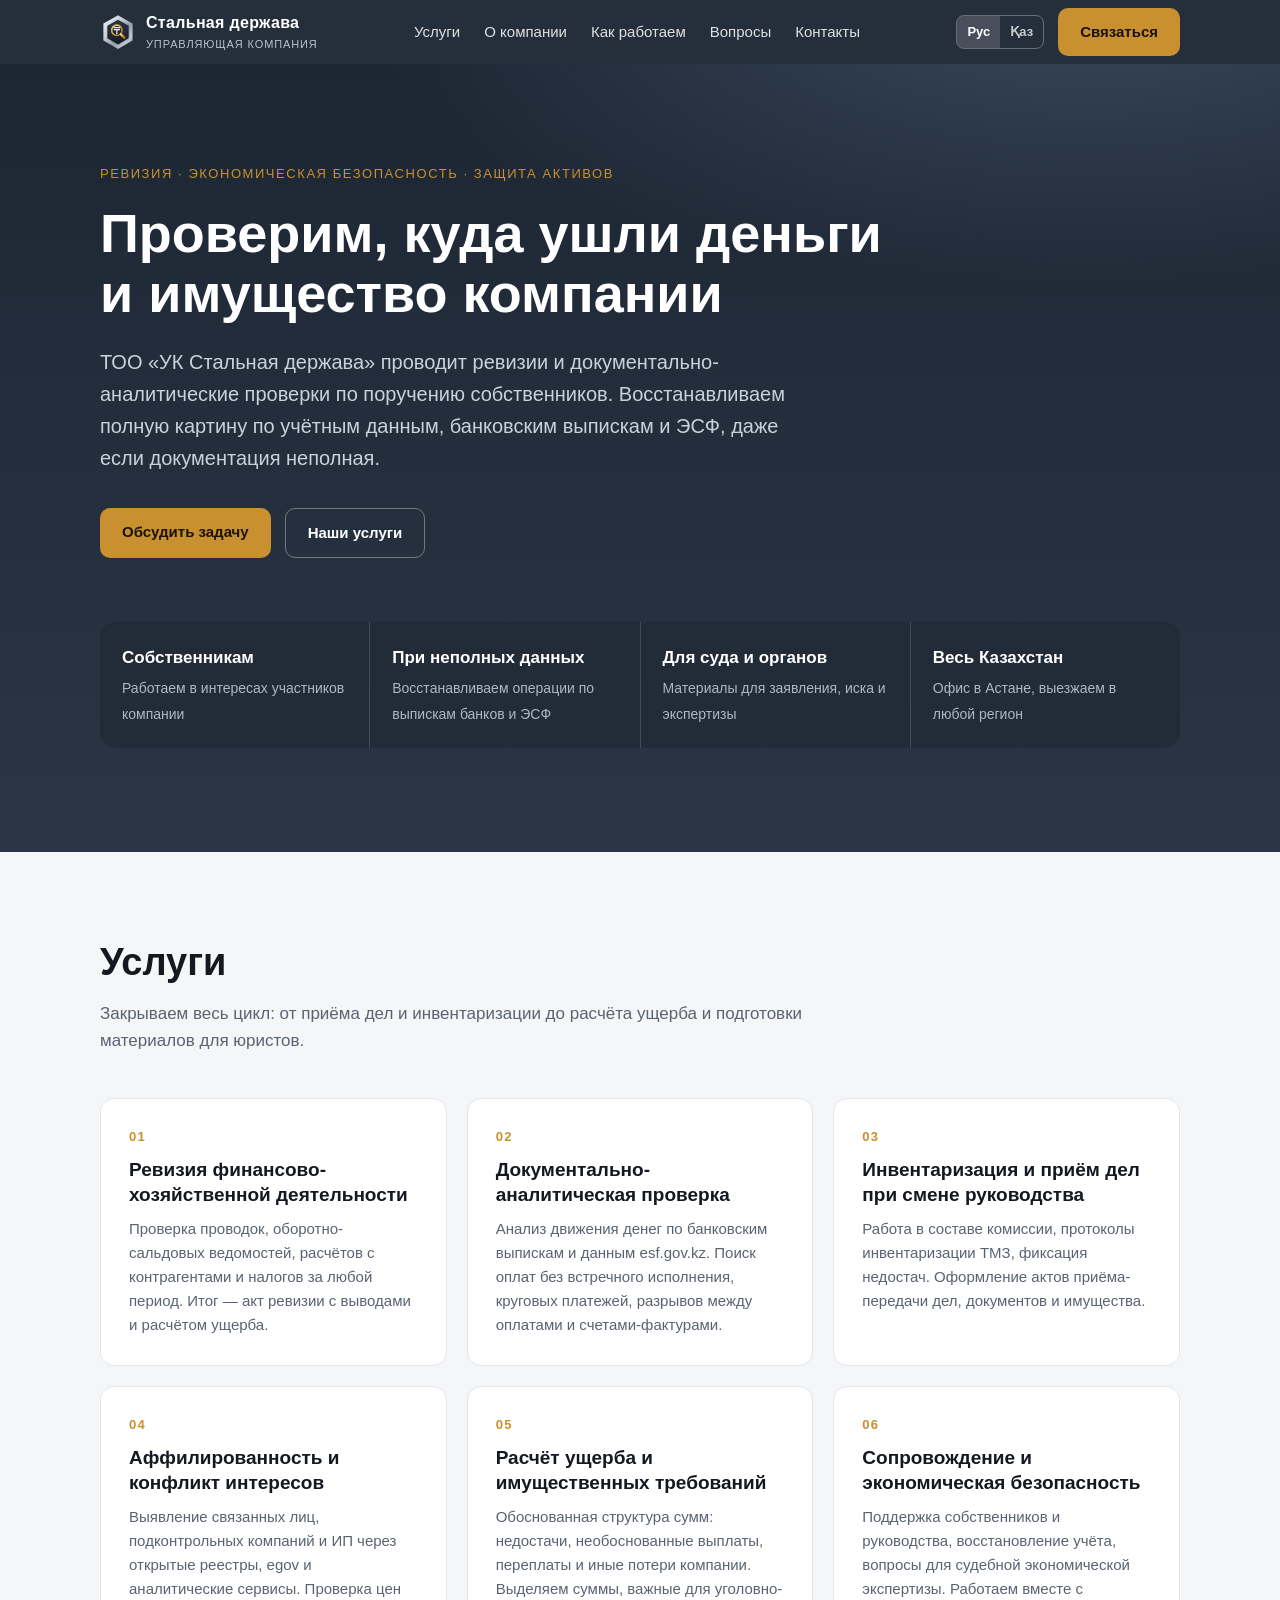
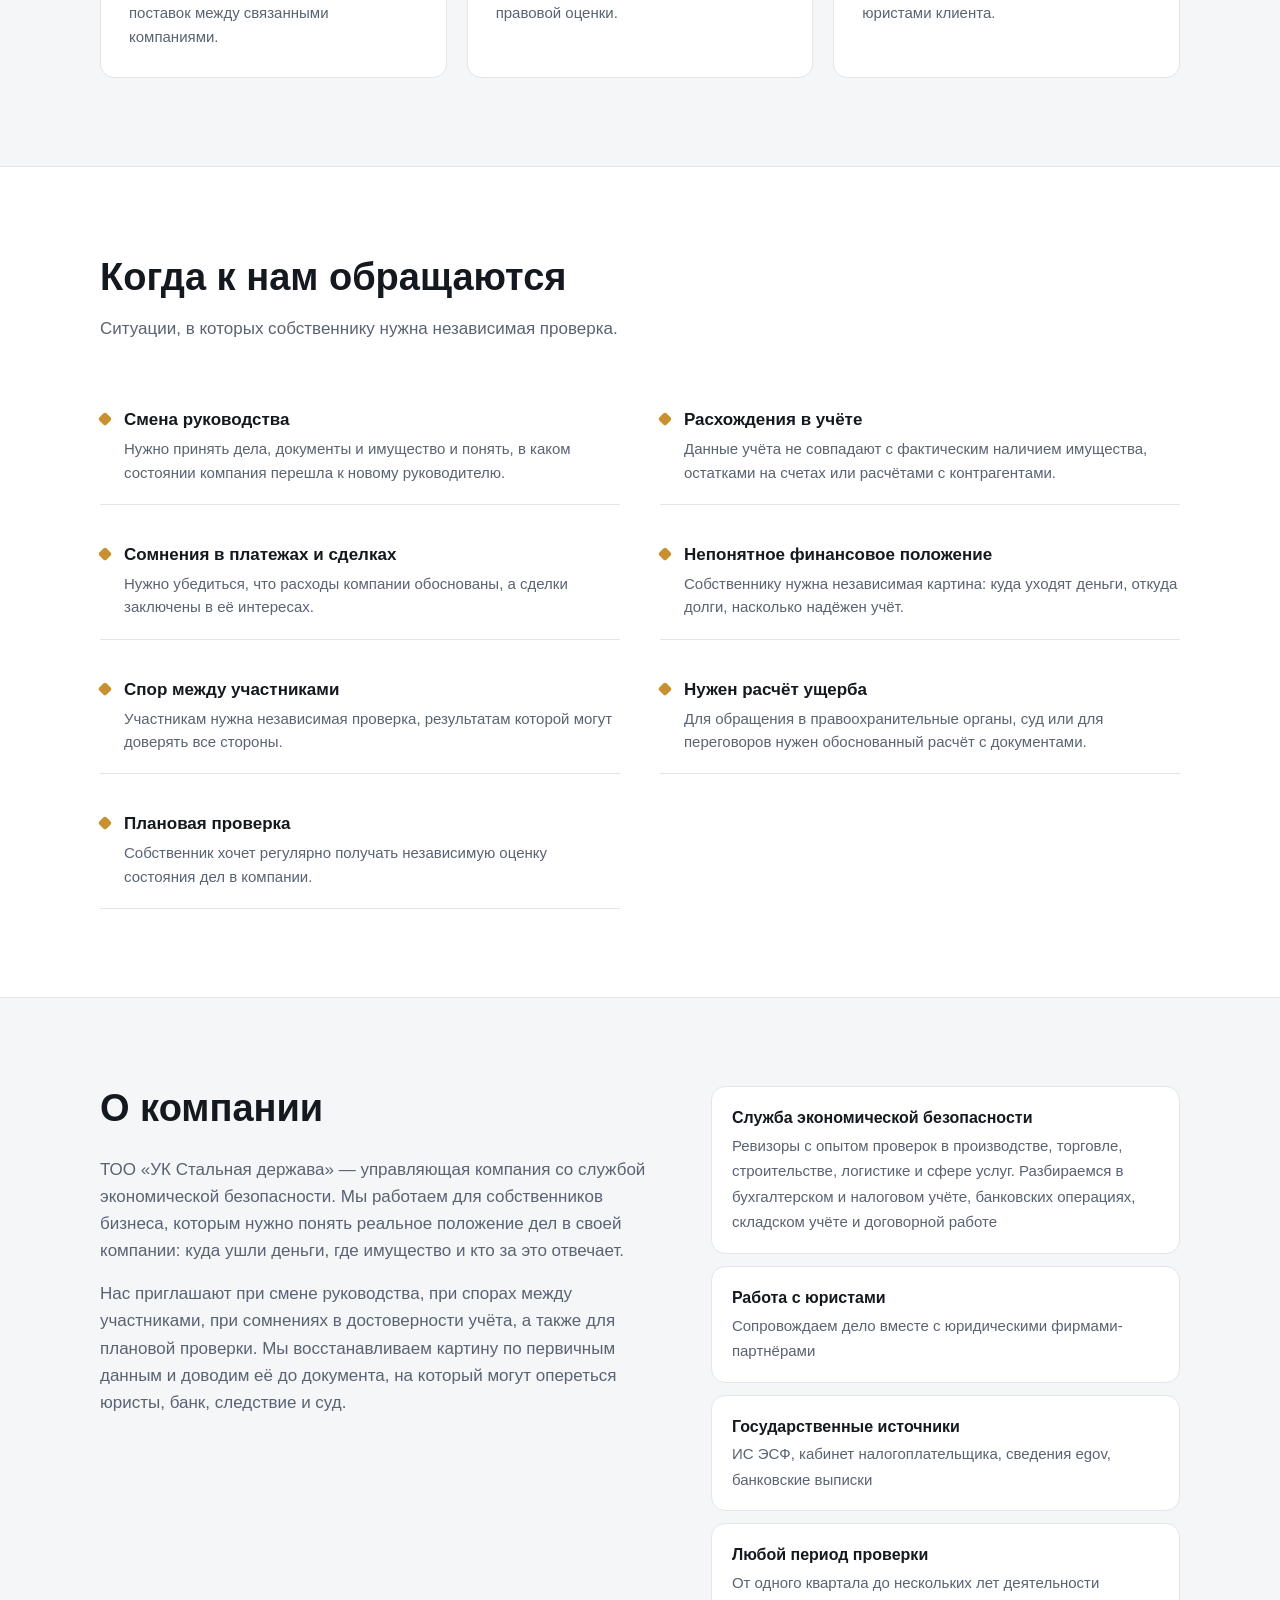
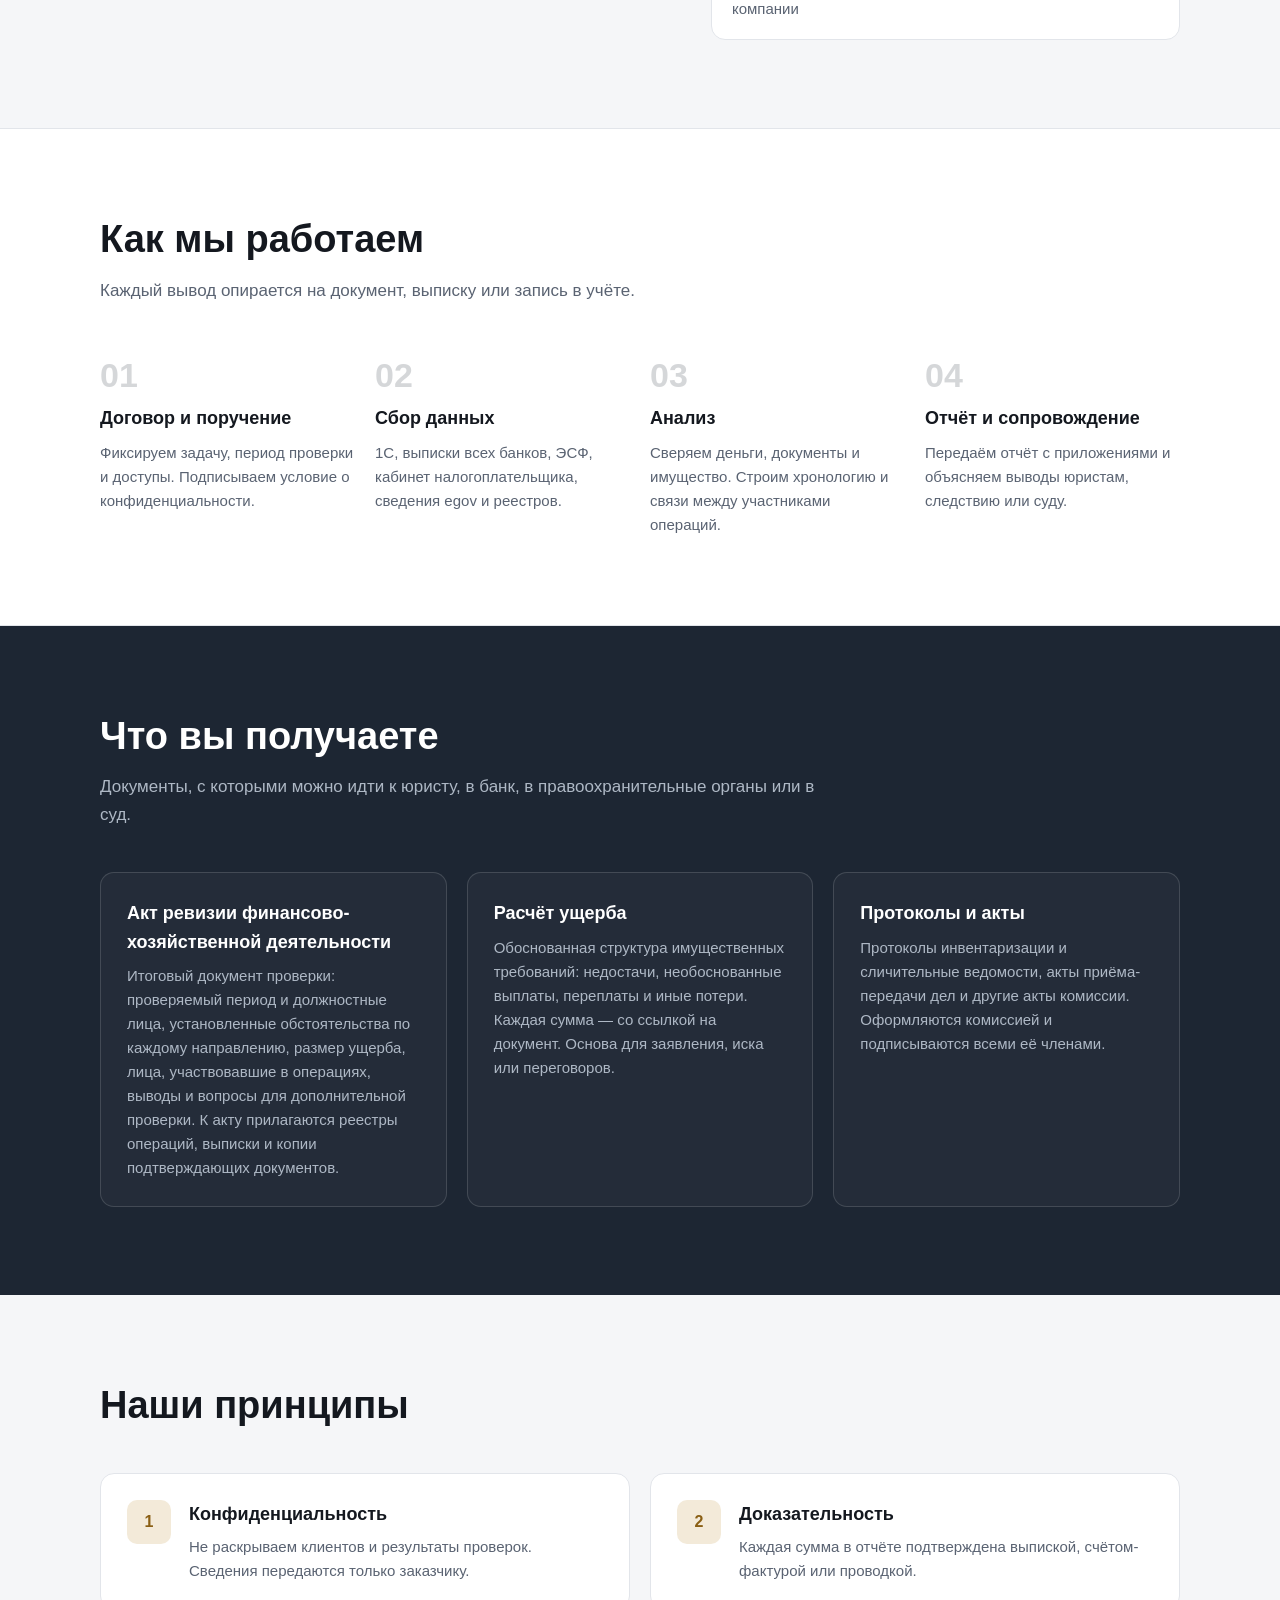
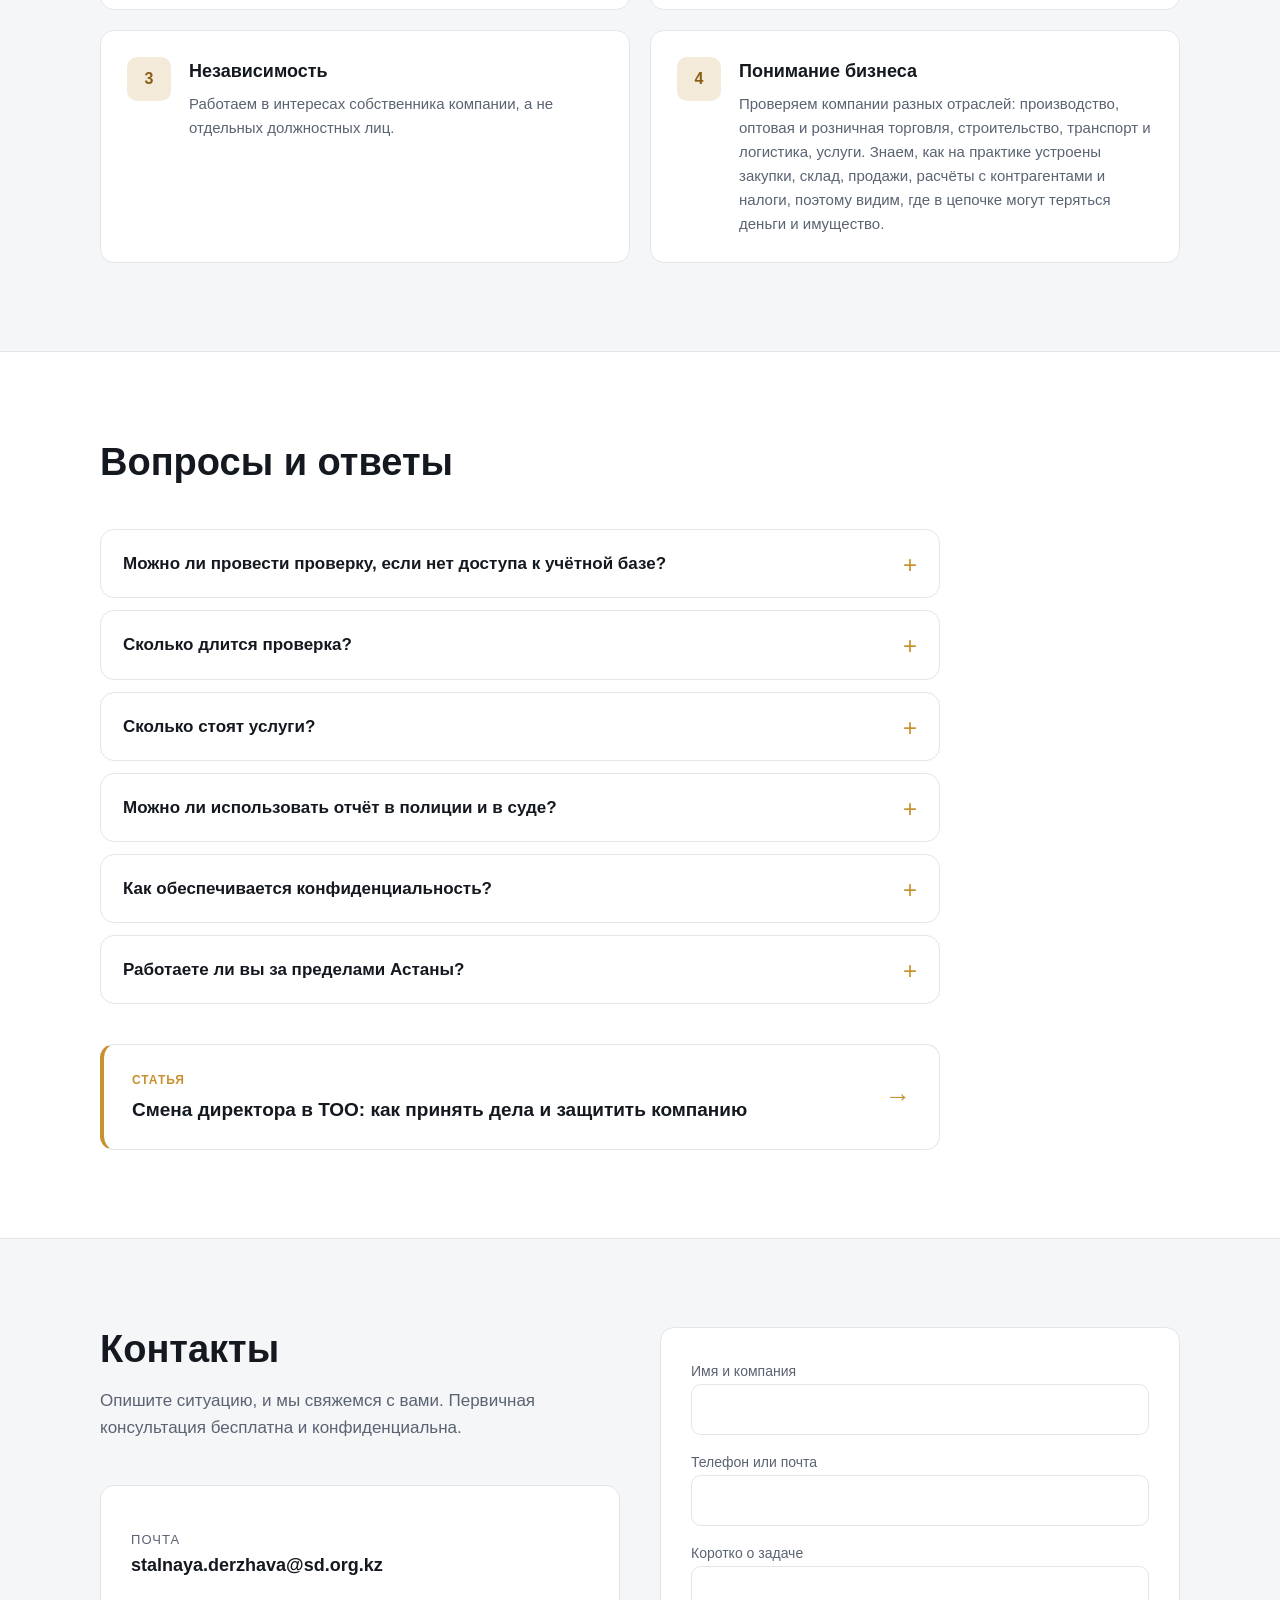
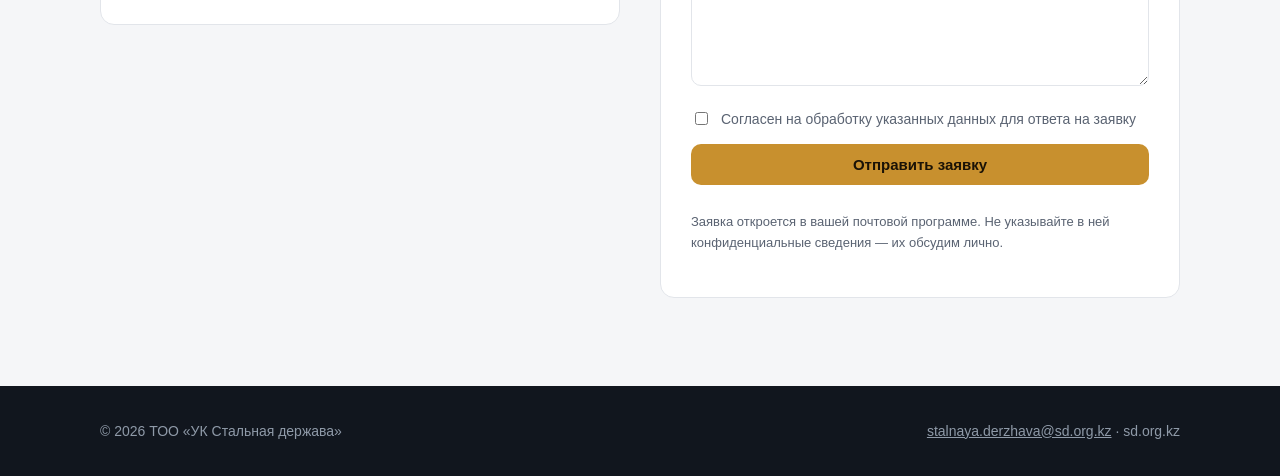
<file: index.html>
<!doctype html>
<html lang="ru">
<head>
<meta charset="utf-8">
<meta name="viewport" content="width=device-width, initial-scale=1">
<title>Ревизия и экономическая безопасность — УК «Стальная держава», Астана</title>
<meta name="description" content="ТОО «УК Стальная держава»: ревизия финансово-хозяйственной деятельности, проверки по банковским выпискам и ЭСФ, инвентаризация при смене директора, расчёт ущерба и материалы для суда. Астана и весь Казахстан.">
<link rel="canonical" href="https://sd.org.kz/">
<link rel="alternate" hreflang="ru" href="https://sd.org.kz/">
<link rel="alternate" hreflang="kk" href="https://sd.org.kz/kk.html">
<link rel="alternate" hreflang="x-default" href="https://sd.org.kz/">
<meta name="robots" content="index, follow">
<meta name="theme-color" content="#1d2633">
<meta property="og:type" content="website">
<meta property="og:locale" content="ru_KZ">
<meta property="og:url" content="https://sd.org.kz/">
<meta property="og:site_name" content="УК «Стальная держава»">
<meta property="og:title" content="Проверим, куда ушли деньги и имущество компании">
<meta property="og:description" content="Ревизии, проверки по выпискам и ЭСФ, инвентаризация при смене руководства, расчёт ущерба. Астана и весь Казахстан.">
<meta property="og:image" content="https://sd.org.kz/og-image.png">
<meta property="og:image:width" content="1200">
<meta property="og:image:height" content="630">
<meta name="twitter:card" content="summary_large_image">
<link rel="icon" href="favicon.svg" type="image/svg+xml">
<link rel="stylesheet" href="style.css">
<!-- Google Search Console: сюда вставить строку подтверждения -->
<!-- <meta name="google-site-verification" content="..."> -->
<script type="application/ld+json">
{
  "@context": "https://schema.org",
  "@type": "ProfessionalService",
  "name": "ТОО «УК Стальная держава»",
  "alternateName": "Стальная держава",
  "url": "https://sd.org.kz/",
  "logo": "https://sd.org.kz/logo.svg",
  "image": "https://sd.org.kz/og-image.png",
  "email": "stalnaya.derzhava@sd.org.kz",
  "description": "Ревизия финансово-хозяйственной деятельности, документально-аналитические проверки, инвентаризация при смене руководства, выявление аффилированности, расчёт ущерба и подготовка материалов для суда.",
  "address": {"@type": "PostalAddress", "addressLocality": "Астана", "addressCountry": "KZ"},
  "areaServed": {"@type": "Country", "name": "Казахстан"},
  "knowsLanguage": ["ru", "kk"],
  "hasOfferCatalog": {
    "@type": "OfferCatalog",
    "name": "Услуги",
    "itemListElement": [
      {"@type": "Offer", "itemOffered": {"@type": "Service", "name": "Ревизия финансово-хозяйственной деятельности"}},
      {"@type": "Offer", "itemOffered": {"@type": "Service", "name": "Документально-аналитическая проверка"}},
      {"@type": "Offer", "itemOffered": {"@type": "Service", "name": "Инвентаризация и приём дел при смене руководства"}},
      {"@type": "Offer", "itemOffered": {"@type": "Service", "name": "Выявление аффилированности и конфликта интересов"}},
      {"@type": "Offer", "itemOffered": {"@type": "Service", "name": "Расчёт ущерба и имущественных требований"}},
      {"@type": "Offer", "itemOffered": {"@type": "Service", "name": "Сопровождение и экономическая безопасность"}}
    ]
  }
}
</script>
<script type="application/ld+json">
{
  "@context": "https://schema.org",
  "@type": "FAQPage",
  "mainEntity": [
    {"@type": "Question", "name": "Можно ли провести проверку, если нет доступа к учётной базе?", "acceptedAnswer": {"@type": "Answer", "text": "Да. Мы восстанавливаем движение денег по выпискам всех банков, данным ИС ЭСФ (esf.gov.kz) и кабинета налогоплательщика. Этого достаточно, чтобы увидеть, кому и за что платила компания."}},
    {"@type": "Question", "name": "Сколько длится проверка?", "acceptedAnswer": {"@type": "Answer", "text": "Срок зависит от проверяемого периода, количества банков и контрагентов. После первичного анализа документов мы называем срок и фиксируем его в договоре."}},
    {"@type": "Question", "name": "Сколько стоят услуги?", "acceptedAnswer": {"@type": "Answer", "text": "Стоимость рассчитывается индивидуально после первичной консультации, в зависимости от объёма данных и задач. Первичная консультация бесплатна."}},
    {"@type": "Question", "name": "Можно ли использовать отчёт в полиции и в суде?", "acceptedAnswer": {"@type": "Answer", "text": "Отчёт и акт ревизии прикладываются к заявлению в правоохранительные органы и к исковому заявлению как обоснование обстоятельств и сумм. Если суд или следствие назначает судебную экономическую экспертизу, отчёт помогает поставить эксперту правильные вопросы."}},
    {"@type": "Question", "name": "Как обеспечивается конфиденциальность?", "acceptedAnswer": {"@type": "Answer", "text": "С каждым заказчиком заключается договор с условием о конфиденциальности. Мы не раскрываем имена клиентов и результаты проверок третьим лицам."}},
    {"@type": "Question", "name": "Работаете ли вы за пределами Астаны?", "acceptedAnswer": {"@type": "Answer", "text": "Да, по всему Казахстану. Документы и выписки можно передать удалённо, а для инвентаризации и приёма дел специалисты выезжают на место."}}
  ]
}
</script>
</head>
<body>
<a class="skip" href="#main">Перейти к содержанию</a>

<header>
  <div class="wrap nav">
    <a class="logo" href="#top">
      <img src="logo.svg" alt="" width="36" height="36">
      <span>Стальная держава<small>Управляющая компания</small></span>
    </a>
    <nav>
      <button class="menu-btn" aria-label="Меню" aria-controls="menu" onclick="document.getElementById('menu').classList.toggle('open')">☰</button>
      <ul id="menu">
        <li><a href="#services">Услуги</a></li>
        <li><a href="#about">О компании</a></li>
        <li><a href="#process">Как работаем</a></li>
        <li><a href="#faq">Вопросы</a></li>
        <li><a href="#contacts">Контакты</a></li>
      </ul>
    </nav>
    <div class="nav-right">
      <div class="lang" aria-label="Язык сайта"><span>Рус</span><a href="kk.html" hreflang="kk" lang="kk">Қаз</a></div>
      <a class="btn" href="#contacts">Связаться</a>
    </div>
  </div>
</header>

<main id="main">
<span id="top"></span>

<section class="hero">
  <div class="wrap">
    <span class="eyebrow">Ревизия · Экономическая безопасность · Защита активов</span>
    <h1>Проверим, куда ушли деньги и имущество компании</h1>
    <p>ТОО «УК Стальная держава» проводит ревизии и документально-аналитические проверки по поручению собственников. Восстанавливаем полную картину по учётным данным, банковским выпискам и ЭСФ, даже если документация неполная.</p>
    <div class="hero-actions">
      <a class="btn" href="#contacts">Обсудить задачу</a>
      <a class="btn btn-ghost" href="#services">Наши услуги</a>
    </div>
    <div class="facts">
      <div class="fact"><b>Собственникам</b><span>Работаем в интересах участников компании</span></div>
      <div class="fact"><b>При неполных данных</b><span>Восстанавливаем операции по выпискам банков и ЭСФ</span></div>
      <div class="fact"><b>Для суда и органов</b><span>Материалы для заявления, иска и экспертизы</span></div>
      <div class="fact"><b>Весь Казахстан</b><span>Офис в Астане, выезжаем в любой регион</span></div>
    </div>
  </div>
</section>

<section id="services">
  <div class="wrap">
    <div class="section-head">
      <h2>Услуги</h2>
      <p>Закрываем весь цикл: от приёма дел и инвентаризации до расчёта ущерба и подготовки материалов для юристов.</p>
    </div>
    <div class="grid">
      <div class="card"><div class="num">01</div><h3>Ревизия финансово-хозяйственной деятельности</h3><p>Проверка проводок, оборотно-сальдовых ведомостей, расчётов с контрагентами и налогов за любой период. Итог — акт ревизии с выводами и расчётом ущерба.</p></div>
      <div class="card"><div class="num">02</div><h3>Документально-аналитическая проверка</h3><p>Анализ движения денег по банковским выпискам и данным esf.gov.kz. Поиск оплат без встречного исполнения, круговых платежей, разрывов между оплатами и счетами-фактурами.</p></div>
      <div class="card"><div class="num">03</div><h3>Инвентаризация и приём дел при смене руководства</h3><p>Работа в составе комиссии, протоколы инвентаризации ТМЗ, фиксация недостач. Оформление актов приёма-передачи дел, документов и имущества.</p></div>
      <div class="card"><div class="num">04</div><h3>Аффилированность и конфликт интересов</h3><p>Выявление связанных лиц, подконтрольных компаний и ИП через открытые реестры, egov и аналитические сервисы. Проверка цен поставок между связанными компаниями.</p></div>
      <div class="card"><div class="num">05</div><h3>Расчёт ущерба и имущественных требований</h3><p>Обоснованная структура сумм: недостачи, необоснованные выплаты, переплаты и иные потери компании. Выделяем суммы, важные для уголовно-правовой оценки.</p></div>
      <div class="card"><div class="num">06</div><h3>Сопровождение и экономическая безопасность</h3><p>Поддержка собственников и руководства, восстановление учёта, вопросы для судебной экономической экспертизы. Работаем вместе с юристами клиента.</p></div>
    </div>
  </div>
</section>

<section id="when" class="situations">
  <div class="wrap">
    <div class="section-head">
      <h2>Когда к нам обращаются</h2>
      <p>Ситуации, в которых собственнику нужна независимая проверка.</p>
    </div>
    <ul class="sit-list">
      <li><div><b>Смена руководства</b><span>Нужно принять дела, документы и имущество и понять, в каком состоянии компания перешла к новому руководителю.</span></div></li>
      <li><div><b>Расхождения в учёте</b><span>Данные учёта не совпадают с фактическим наличием имущества, остатками на счетах или расчётами с контрагентами.</span></div></li>
      <li><div><b>Сомнения в платежах и сделках</b><span>Нужно убедиться, что расходы компании обоснованы, а сделки заключены в её интересах.</span></div></li>
      <li><div><b>Непонятное финансовое положение</b><span>Собственнику нужна независимая картина: куда уходят деньги, откуда долги, насколько надёжен учёт.</span></div></li>
      <li><div><b>Спор между участниками</b><span>Участникам нужна независимая проверка, результатам которой могут доверять все стороны.</span></div></li>
      <li><div><b>Нужен расчёт ущерба</b><span>Для обращения в правоохранительные органы, суд или для переговоров нужен обоснованный расчёт с документами.</span></div></li>
      <li><div><b>Плановая проверка</b><span>Собственник хочет регулярно получать независимую оценку состояния дел в компании.</span></div></li>
    </ul>
  </div>
</section>

<section id="about">
  <div class="wrap about">
    <div>
      <div class="section-head" style="margin-bottom:24px">
        <h2>О компании</h2>
      </div>
      <p>ТОО «УК Стальная держава» — управляющая компания со службой экономической безопасности. Мы работаем для собственников бизнеса, которым нужно понять реальное положение дел в своей компании: куда ушли деньги, где имущество и кто за это отвечает.</p>
      <p>Нас приглашают при смене руководства, при спорах между участниками, при сомнениях в достоверности учёта, а также для плановой проверки. Мы восстанавливаем картину по первичным данным и доводим её до документа, на который могут опереться юристы, банк, следствие и суд.</p>
    </div>
    <ul class="about-list">
      <li><b>Служба экономической безопасности</b><span>Ревизоры с опытом проверок в производстве, торговле, строительстве, логистике и сфере услуг. Разбираемся в бухгалтерском и налоговом учёте, банковских операциях, складском учёте и договорной работе</span></li>
      <li><b>Работа с юристами</b><span>Сопровождаем дело вместе с юридическими фирмами-партнёрами</span></li>
      <li><b>Государственные источники</b><span>ИС ЭСФ, кабинет налогоплательщика, сведения egov, банковские выписки</span></li>
      <li><b>Любой период проверки</b><span>От одного квартала до нескольких лет деятельности компании</span></li>
    </ul>
  </div>
</section>

<section id="process" class="situations">
  <div class="wrap">
    <div class="section-head">
      <h2>Как мы работаем</h2>
      <p>Каждый вывод опирается на документ, выписку или запись в учёте.</p>
    </div>
    <div class="steps">
      <div class="step"><h3>Договор и поручение</h3><p>Фиксируем задачу, период проверки и доступы. Подписываем условие о конфиденциальности.</p></div>
      <div class="step"><h3>Сбор данных</h3><p>1С, выписки всех банков, ЭСФ, кабинет налогоплательщика, сведения egov и реестров.</p></div>
      <div class="step"><h3>Анализ</h3><p>Сверяем деньги, документы и имущество. Строим хронологию и связи между участниками операций.</p></div>
      <div class="step"><h3>Отчёт и сопровождение</h3><p>Передаём отчёт с приложениями и объясняем выводы юристам, следствию или суду.</p></div>
    </div>
  </div>
</section>

<section id="results" class="dark">
  <div class="wrap">
    <div class="section-head">
      <h2>Что вы получаете</h2>
      <p>Документы, с которыми можно идти к юристу, в банк, в правоохранительные органы или в суд.</p>
    </div>
    <div class="docs">
      <div class="doc"><h3>Акт ревизии финансово-хозяйственной деятельности</h3><p>Итоговый документ проверки: проверяемый период и должностные лица, установленные обстоятельства по каждому направлению, размер ущерба, лица, участвовавшие в операциях, выводы и вопросы для дополнительной проверки. К акту прилагаются реестры операций, выписки и копии подтверждающих документов.</p></div>
      <div class="doc"><h3>Расчёт ущерба</h3><p>Обоснованная структура имущественных требований: недостачи, необоснованные выплаты, переплаты и иные потери. Каждая сумма — со ссылкой на документ. Основа для заявления, иска или переговоров.</p></div>
      <div class="doc"><h3>Протоколы и акты</h3><p>Протоколы инвентаризации и сличительные ведомости, акты приёма-передачи дел и другие акты комиссии. Оформляются комиссией и подписываются всеми её членами.</p></div>
    </div>
  </div>
</section>

<section>
  <div class="wrap">
    <div class="section-head">
      <h2>Наши принципы</h2>
    </div>
    <div class="principles">
      <div class="principle"><div class="ic">1</div><div><h3>Конфиденциальность</h3><p>Не раскрываем клиентов и результаты проверок. Сведения передаются только заказчику.</p></div></div>
      <div class="principle"><div class="ic">2</div><div><h3>Доказательность</h3><p>Каждая сумма в отчёте подтверждена выпиской, счётом-фактурой или проводкой.</p></div></div>
      <div class="principle"><div class="ic">3</div><div><h3>Независимость</h3><p>Работаем в интересах собственника компании, а не отдельных должностных лиц.</p></div></div>
      <div class="principle"><div class="ic">4</div><div><h3>Понимание бизнеса</h3><p>Проверяем компании разных отраслей: производство, оптовая и розничная торговля, строительство, транспорт и логистика, услуги. Знаем, как на практике устроены закупки, склад, продажи, расчёты с контрагентами и налоги, поэтому видим, где в цепочке могут теряться деньги и имущество.</p></div></div>
    </div>
  </div>
</section>

<section id="faq" class="situations">
  <div class="wrap">
    <div class="section-head">
      <h2>Вопросы и ответы</h2>
    </div>
    <div class="faq">
      <details><summary>Можно ли провести проверку, если нет доступа к учётной базе?</summary><p>Да. Мы восстанавливаем движение денег по выпискам всех банков, данным ИС ЭСФ (esf.gov.kz) и кабинета налогоплательщика. Этого достаточно, чтобы увидеть, кому и за что платила компания.</p></details>
      <details><summary>Сколько длится проверка?</summary><p>Срок зависит от проверяемого периода, количества банков и контрагентов. После первичного анализа документов мы называем срок и фиксируем его в договоре.</p></details>
      <details><summary>Сколько стоят услуги?</summary><p>Стоимость рассчитывается индивидуально после первичной консультации, в зависимости от объёма данных и задач. Первичная консультация бесплатна.</p></details>
      <details><summary>Можно ли использовать отчёт в полиции и в суде?</summary><p>Отчёт и акт ревизии прикладываются к заявлению в правоохранительные органы и к исковому заявлению как обоснование обстоятельств и сумм. Если суд или следствие назначает судебную экономическую экспертизу, отчёт помогает поставить эксперту правильные вопросы.</p></details>
      <details><summary>Как обеспечивается конфиденциальность?</summary><p>С каждым заказчиком заключается договор с условием о конфиденциальности. Мы не раскрываем имена клиентов и результаты проверок третьим лицам.</p></details>
      <details><summary>Работаете ли вы за пределами Астаны?</summary><p>Да, по всему Казахстану. Документы и выписки можно передать удалённо, а для инвентаризации и приёма дел специалисты выезжают на место.</p></details>
    </div>
    <div style="margin-top:40px;max-width:840px">
      <a class="teaser" href="smena-direktora-too.html">
        <div><small>Статья</small><b>Смена директора в ТОО: как принять дела и защитить компанию</b></div>
        <span class="arrow">→</span>
      </a>
    </div>
  </div>
</section>

<section id="contacts">
  <div class="wrap contact">
    <div>
      <div class="section-head">
        <h2>Контакты</h2>
        <p>Опишите ситуацию, и мы свяжемся с вами. Первичная консультация бесплатна и конфиденциальна.</p>
      </div>
      <div class="contact-box">
        <div class="contact-row"><span>Почта</span><a href="mailto:stalnaya.derzhava@sd.org.kz">stalnaya.derzhava@sd.org.kz</a></div>
      </div>
    </div>
    <div class="contact-box">
      <form id="lead">
        <div><label for="name">Имя и компания</label><input id="name" name="name" autocomplete="name" required></div>
        <div><label for="phone">Телефон или почта</label><input id="phone" name="phone" autocomplete="tel" required></div>
        <div><label for="msg">Коротко о задаче</label><textarea id="msg" name="msg"></textarea></div>
        <label class="consent"><input type="checkbox" required> Согласен на обработку указанных данных для ответа на заявку</label>
        <button class="btn" type="submit">Отправить заявку</button>
        <p class="note">Заявка откроется в вашей почтовой программе. Не указывайте в ней конфиденциальные сведения — их обсудим лично.</p>
      </form>
    </div>
  </div>
</section>

</main>

<footer>
  <div class="wrap">
    <span>© 2026 ТОО «УК Стальная держава»</span>
    <span><a href="mailto:stalnaya.derzhava@sd.org.kz">stalnaya.derzhava@sd.org.kz</a> · sd.org.kz</span>
  </div>
</footer>


<script>
  document.querySelectorAll('#menu a').forEach(function(a){a.addEventListener('click',function(){document.getElementById('menu').classList.remove('open')})});
  document.getElementById('lead').addEventListener('submit',function(e){
    e.preventDefault();var f=this;
    location.href='mailto:stalnaya.derzhava@sd.org.kz?subject='+encodeURIComponent('Заявка с сайта: '+f.name.value)+'&body='+encodeURIComponent(f.msg.value+'\n\n'+f.name.value+', '+f.phone.value);
  });
</script>
</body>
</html>
</file>
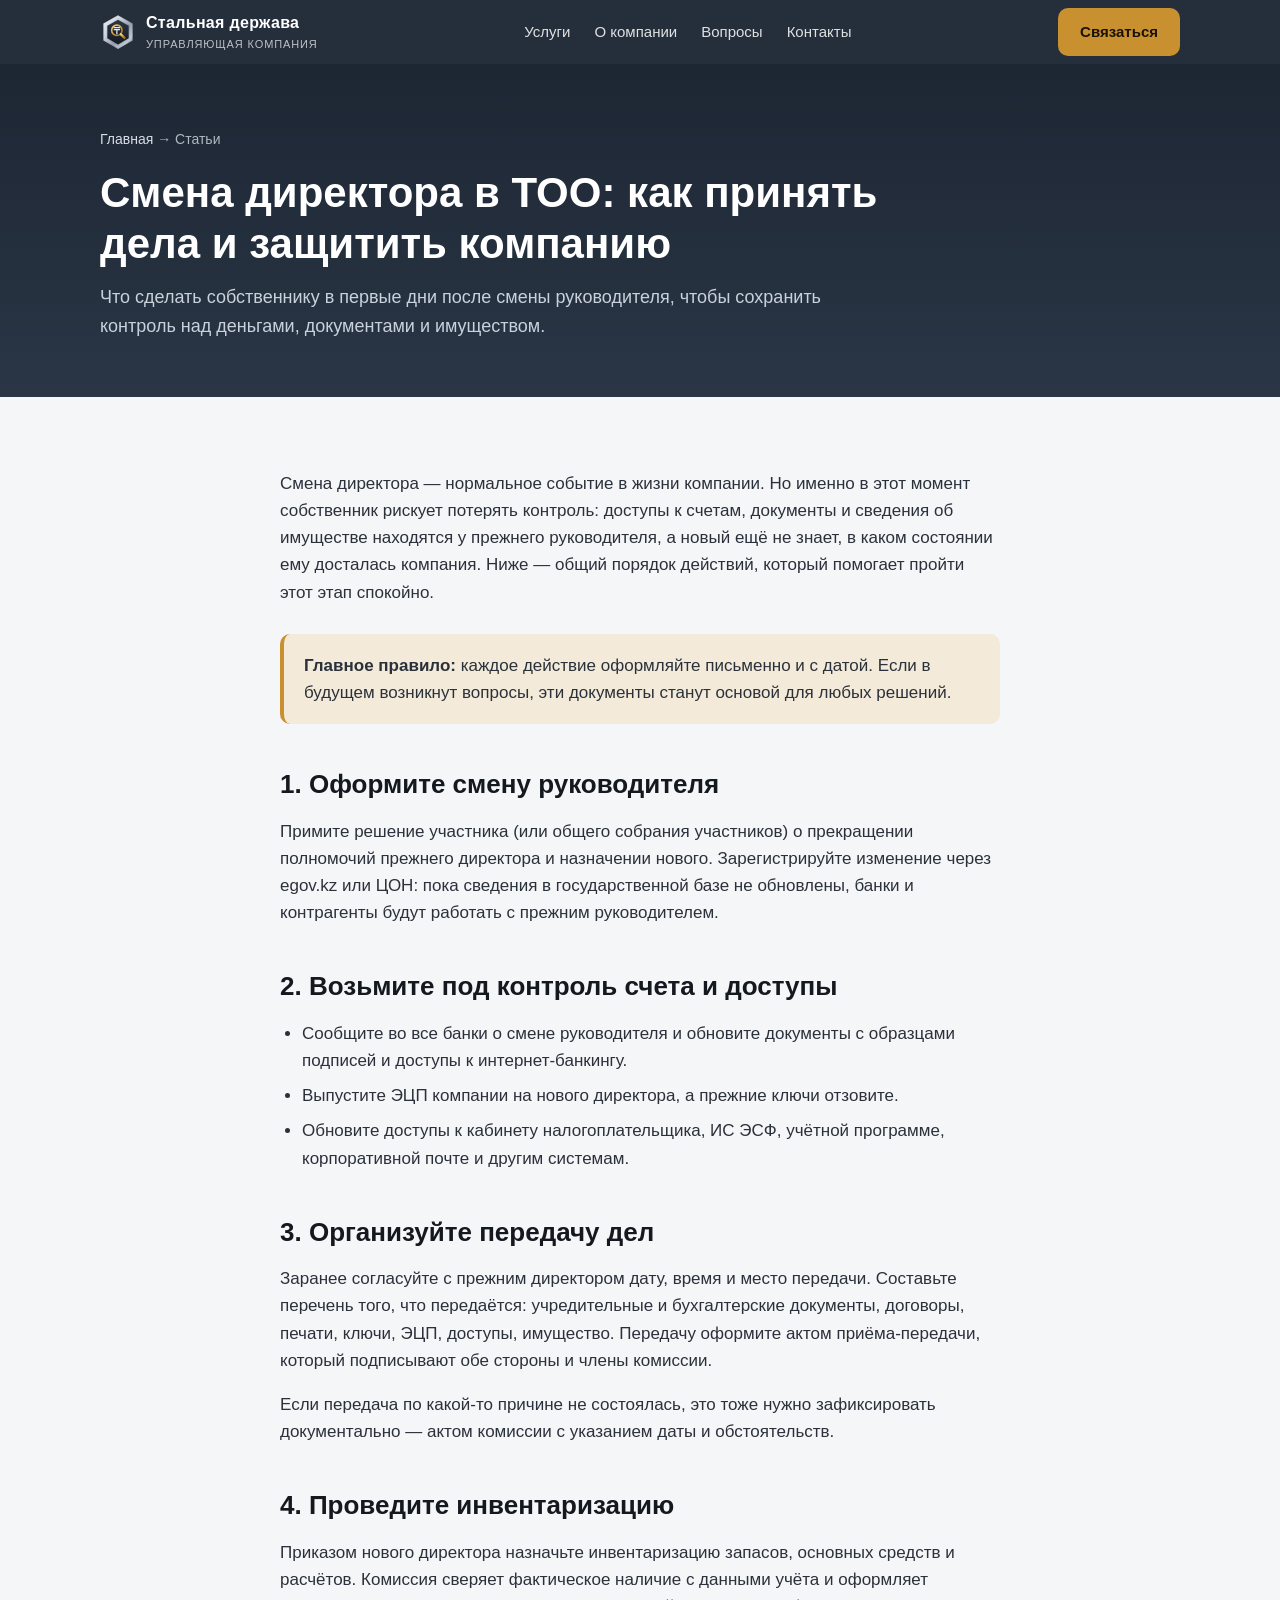
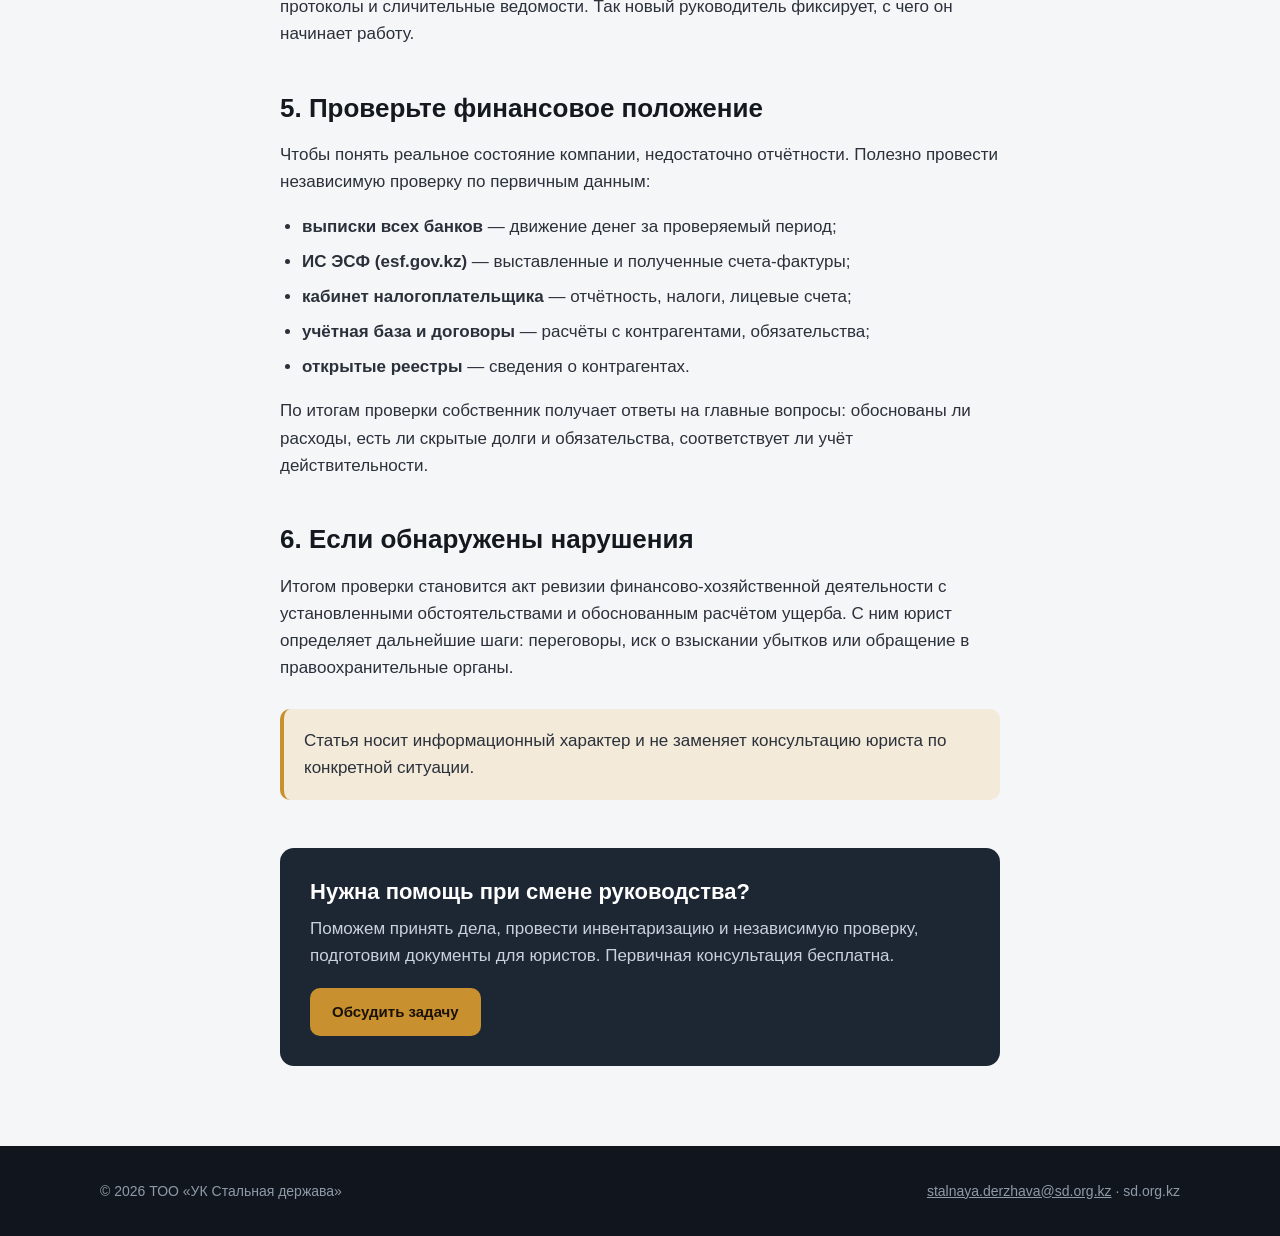
<file: byvshij-direktor-ne-peredaet-dokumenty.html>
<!doctype html>
<html lang="ru">
<head>
<meta charset="utf-8">
<title>Страница перемещена — УК «Стальная держава»</title>
<meta name="robots" content="noindex">
<link rel="canonical" href="https://sd.org.kz/smena-direktora-too.html">
<meta http-equiv="refresh" content="0; url=smena-direktora-too.html">
</head>
<body>
<p>Страница перемещена: <a href="smena-direktora-too.html">Смена директора в ТОО: как принять дела и защитить компанию</a></p>
</body>
</html>
</file>
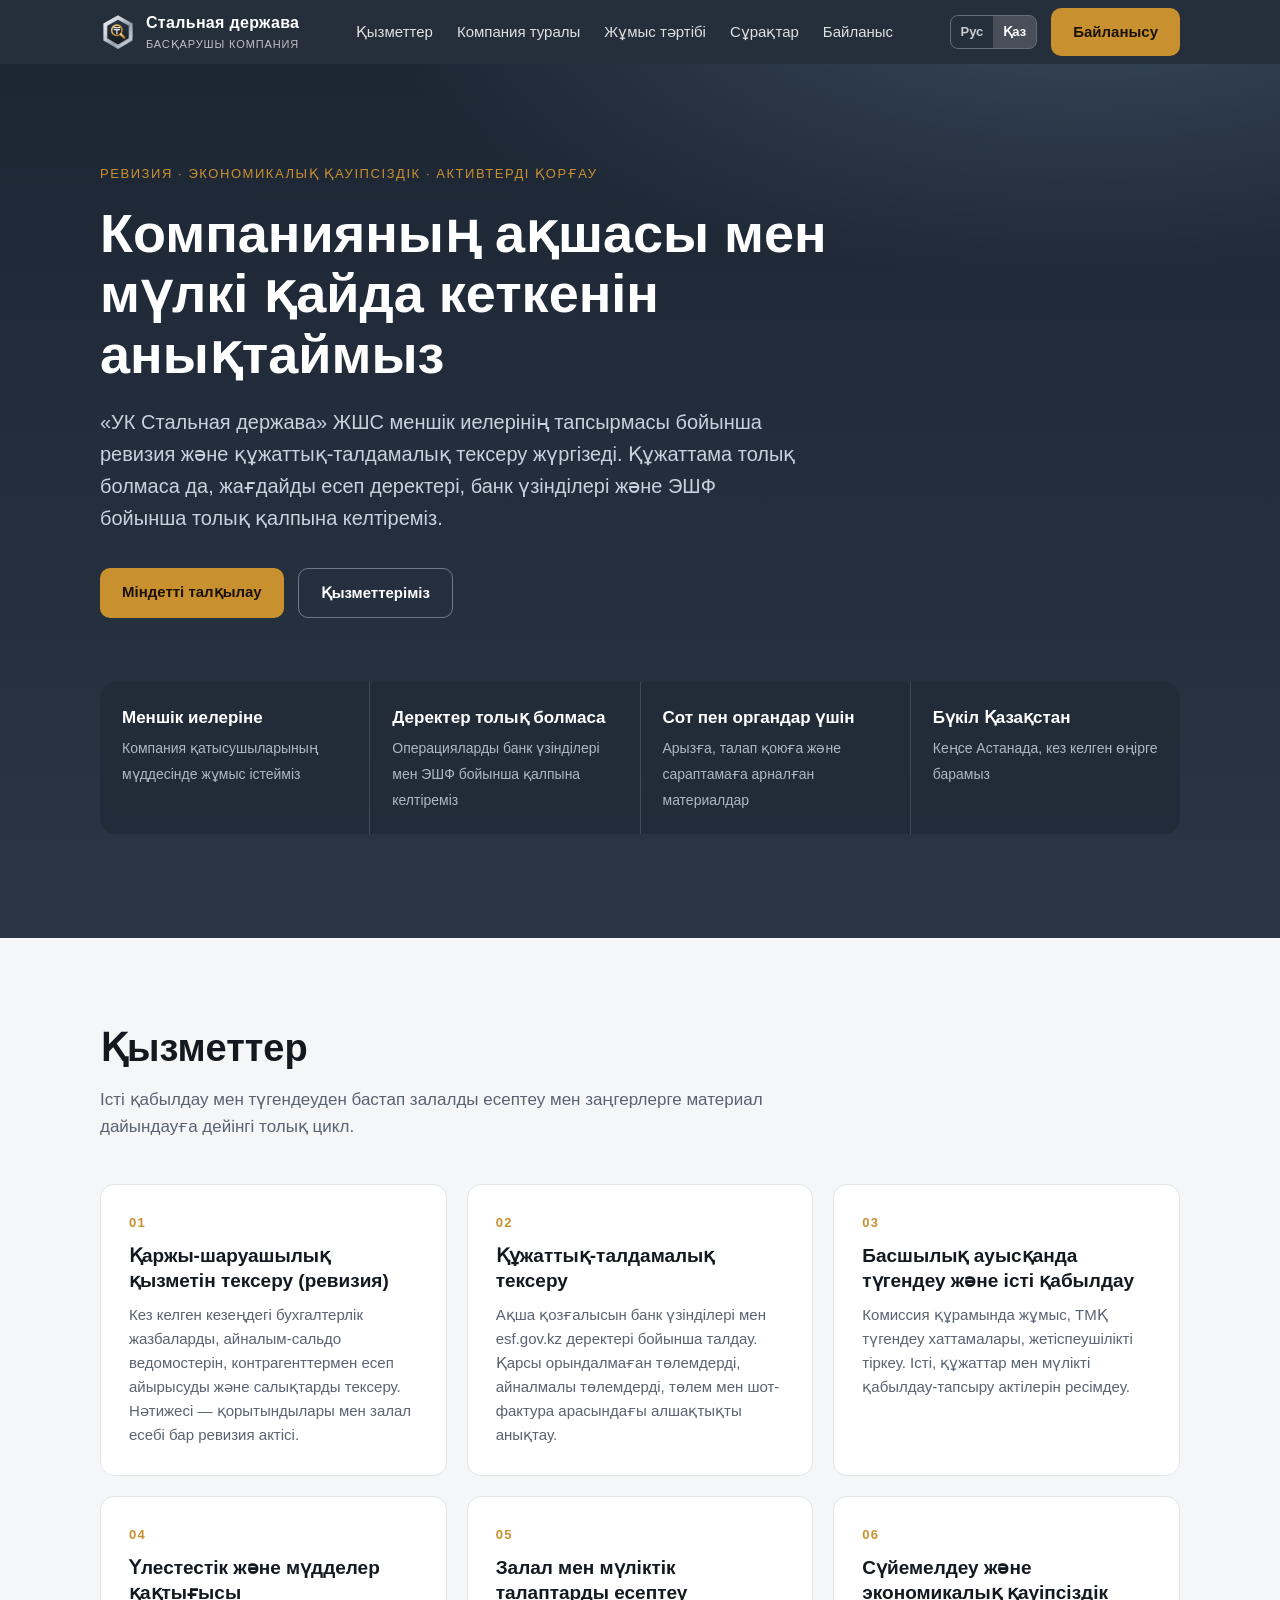
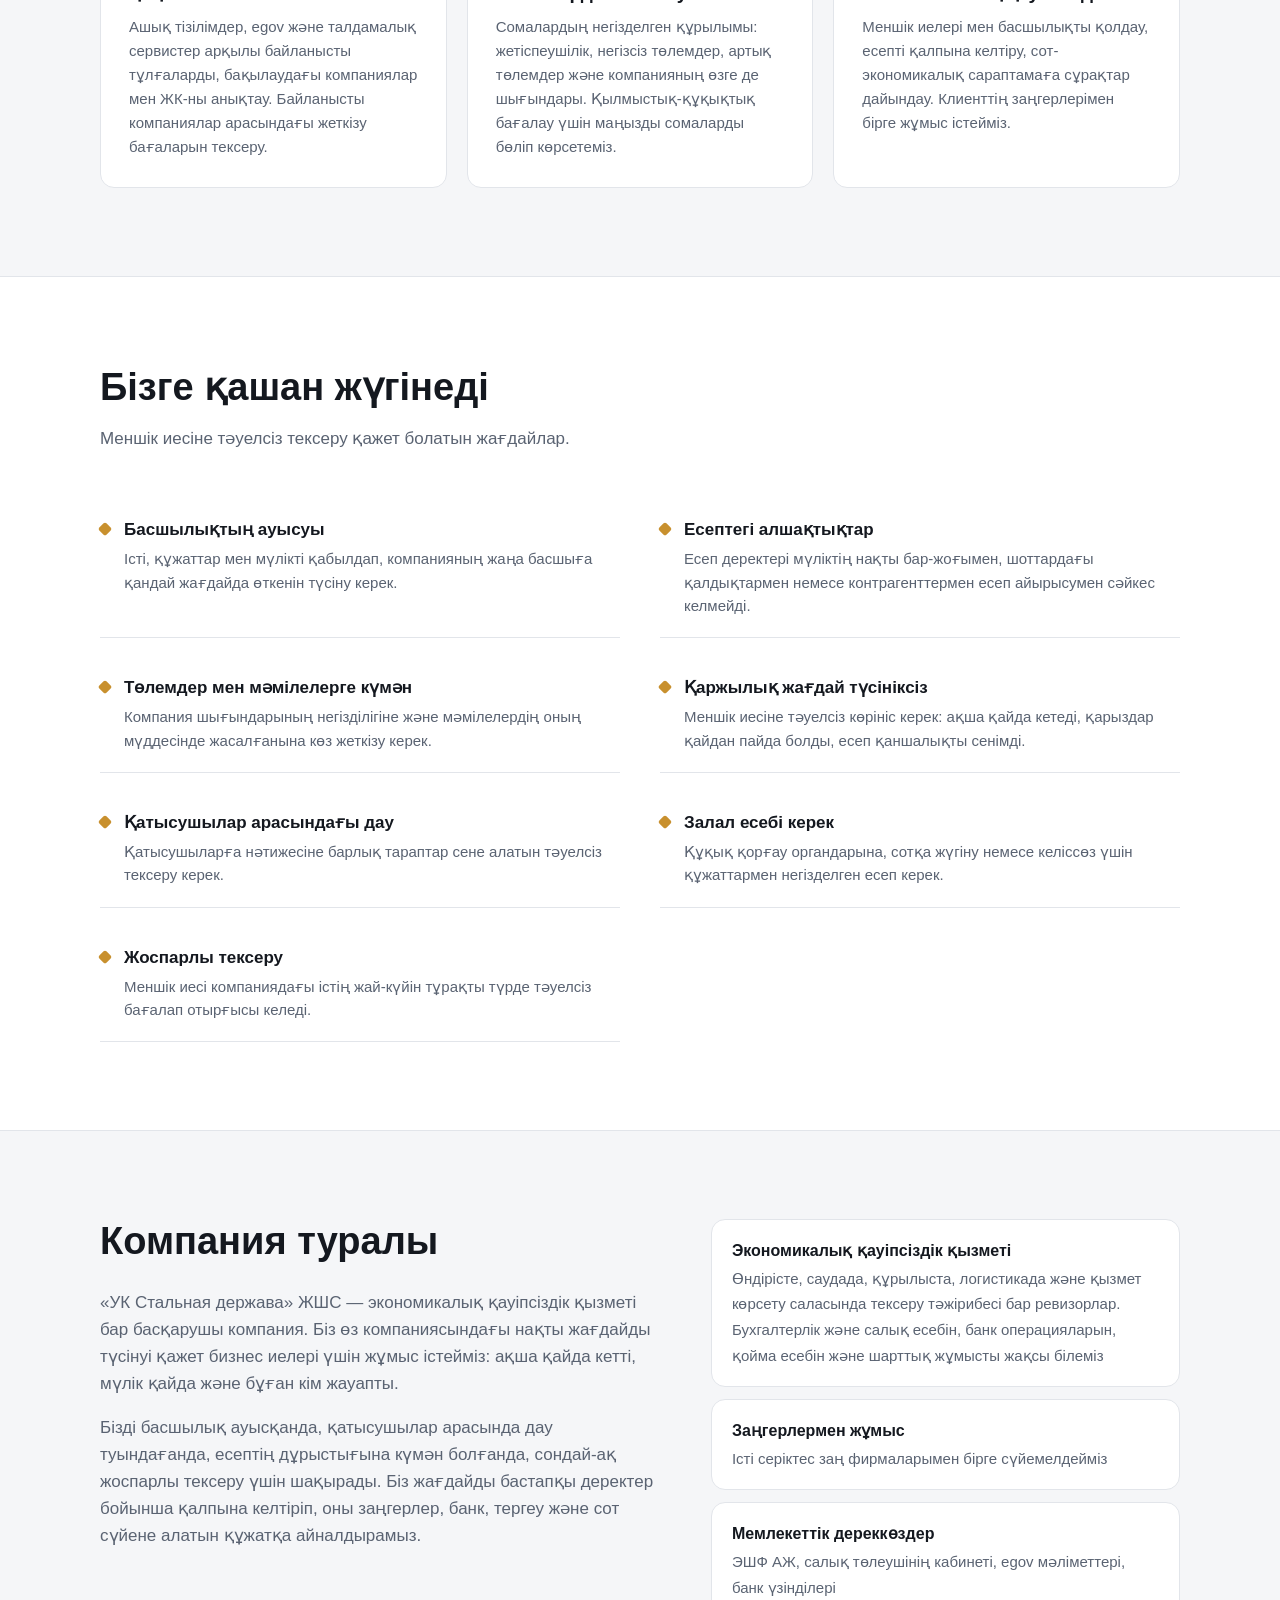
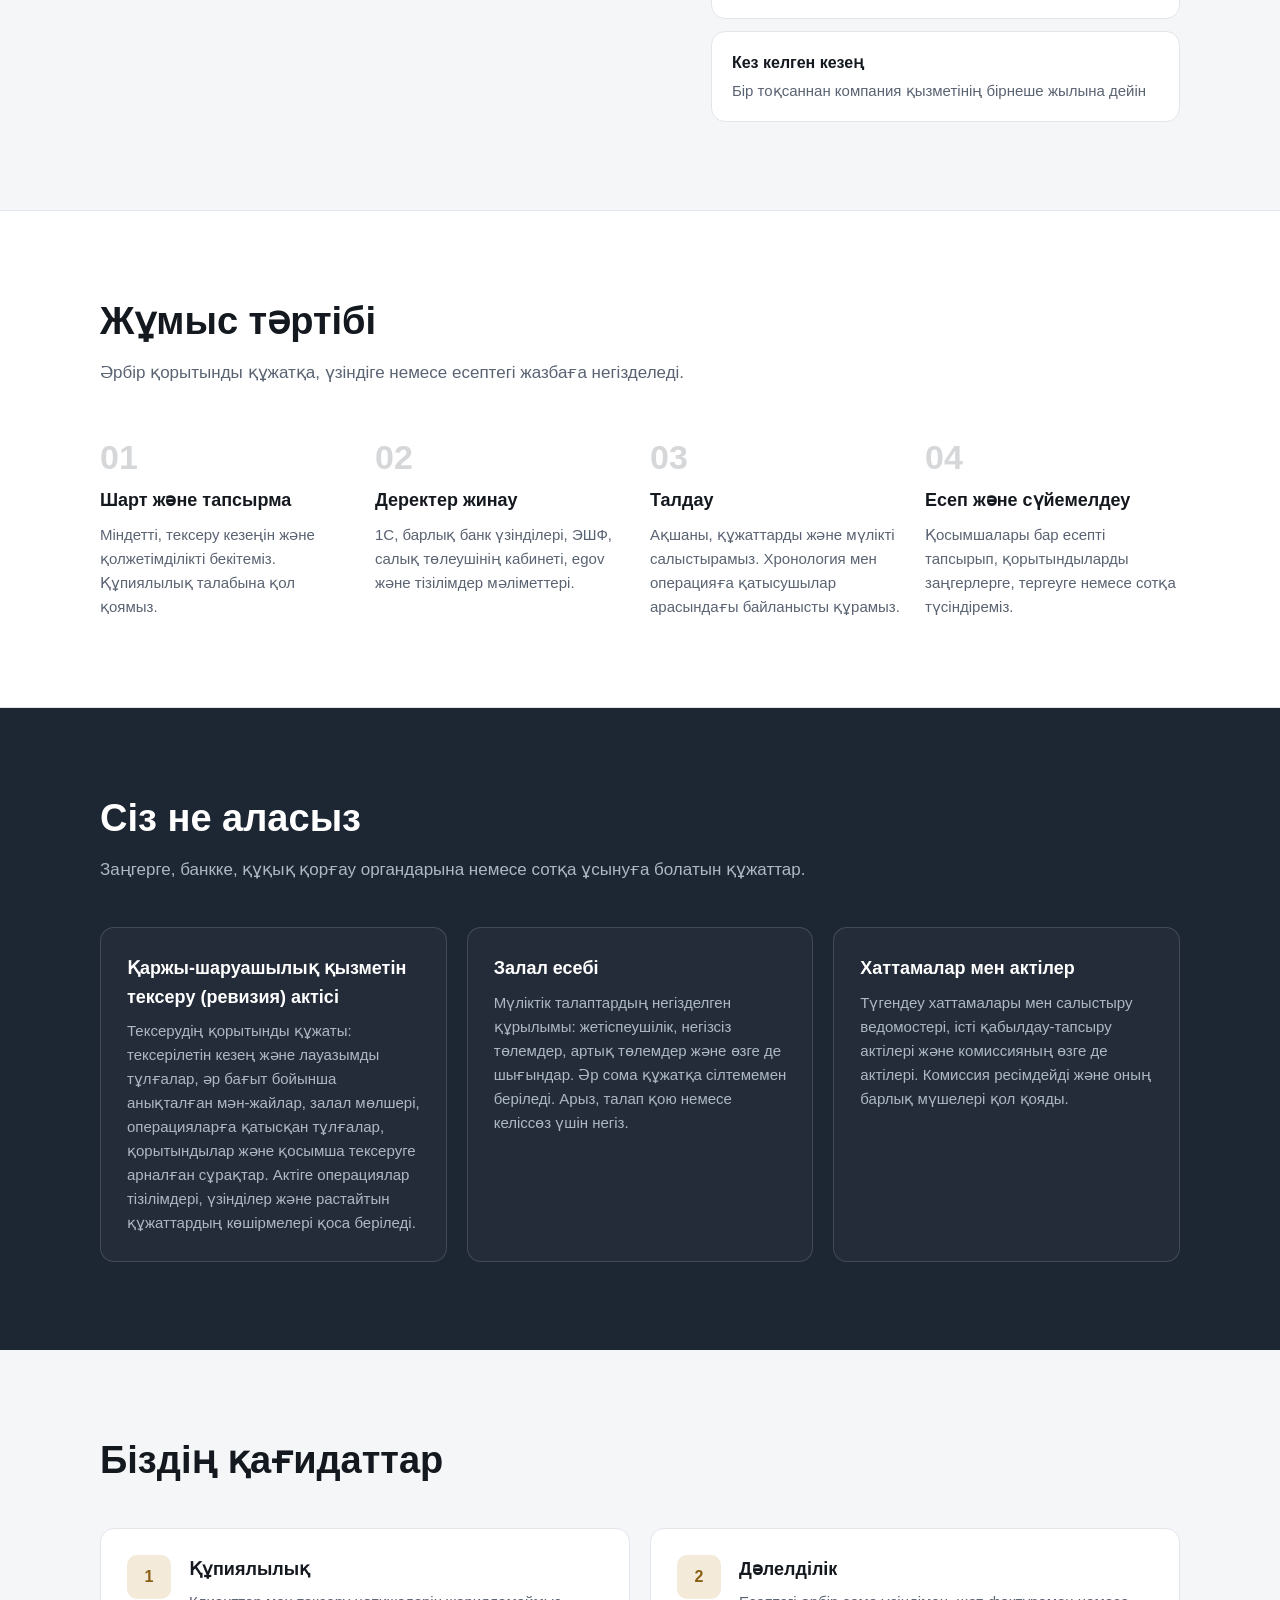
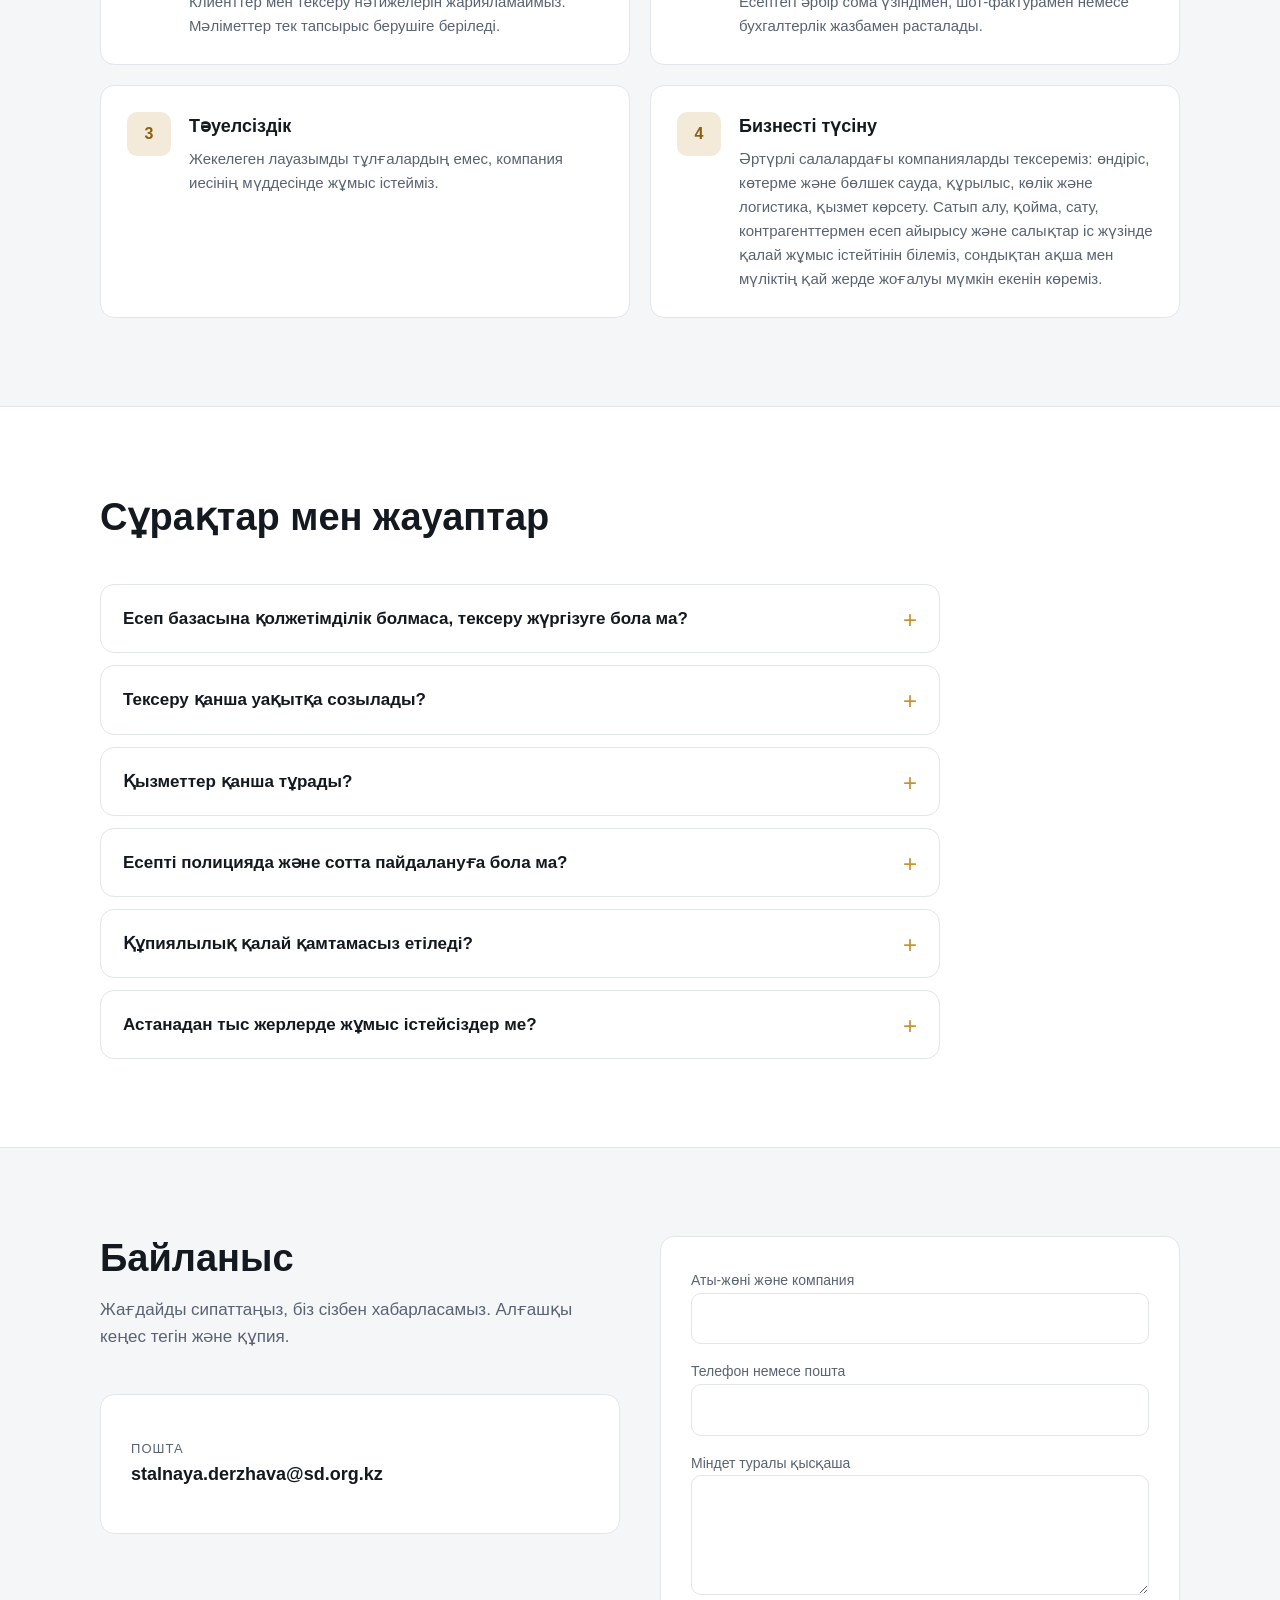
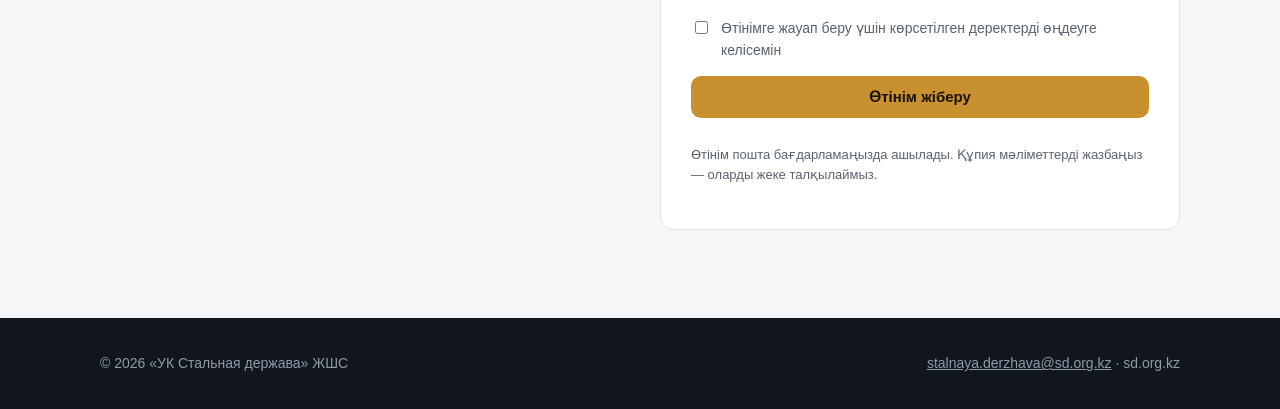
<file: kk.html>
<!doctype html>
<html lang="kk">
<head>
<meta charset="utf-8">
<meta name="viewport" content="width=device-width, initial-scale=1">
<title>Тексеру және экономикалық қауіпсіздік — «Стальная держава» БК, Астана</title>
<meta name="description" content="«УК Стальная держава» ЖШС: қаржы-шаруашылық қызметін тексеру (ревизия), банк үзінділері мен ЭШФ бойынша тексеру, директор ауысқанда түгендеу, залалды есептеу және сотқа арналған материалдар. Астана және бүкіл Қазақстан.">
<link rel="canonical" href="https://sd.org.kz/kk.html">
<link rel="alternate" hreflang="ru" href="https://sd.org.kz/">
<link rel="alternate" hreflang="kk" href="https://sd.org.kz/kk.html">
<link rel="alternate" hreflang="x-default" href="https://sd.org.kz/">
<meta name="robots" content="index, follow">
<meta name="theme-color" content="#1d2633">
<meta property="og:type" content="website">
<meta property="og:locale" content="kk_KZ">
<meta property="og:url" content="https://sd.org.kz/kk.html">
<meta property="og:site_name" content="«Стальная держава» БК">
<meta property="og:title" content="Компанияның ақшасы мен мүлкі қайда кеткенін анықтаймыз">
<meta property="og:description" content="Ревизия, банк үзінділері мен ЭШФ бойынша тексеру, басшылық ауысқанда түгендеу, залалды есептеу.">
<meta property="og:image" content="https://sd.org.kz/og-image.png">
<link rel="icon" href="favicon.svg" type="image/svg+xml">
<link rel="stylesheet" href="style.css">
<script type="application/ld+json">
{
  "@context": "https://schema.org",
  "@type": "ProfessionalService",
  "name": "«УК Стальная держава» ЖШС",
  "url": "https://sd.org.kz/kk.html",
  "logo": "https://sd.org.kz/logo.svg",
  "email": "stalnaya.derzhava@sd.org.kz",
  "inLanguage": "kk",
  "address": {"@type": "PostalAddress", "addressLocality": "Астана", "addressCountry": "KZ"},
  "areaServed": {"@type": "Country", "name": "Қазақстан"}
}
</script>
</head>
<body>
<a class="skip" href="#main">Мазмұнға өту</a>

<header>
  <div class="wrap nav">
    <a class="logo" href="#top">
      <img src="logo.svg" alt="" width="36" height="36">
      <span>Стальная держава<small>Басқарушы компания</small></span>
    </a>
    <nav>
      <button class="menu-btn" aria-label="Мәзір" aria-controls="menu" onclick="document.getElementById('menu').classList.toggle('open')">☰</button>
      <ul id="menu">
        <li><a href="#services">Қызметтер</a></li>
        <li><a href="#about">Компания туралы</a></li>
        <li><a href="#process">Жұмыс тәртібі</a></li>
        <li><a href="#faq">Сұрақтар</a></li>
        <li><a href="#contacts">Байланыс</a></li>
      </ul>
    </nav>
    <div class="nav-right">
      <div class="lang" aria-label="Сайт тілі"><a href="./" hreflang="ru" lang="ru">Рус</a><span>Қаз</span></div>
      <a class="btn" href="#contacts">Байланысу</a>
    </div>
  </div>
</header>

<main id="main">
<span id="top"></span>

<section class="hero">
  <div class="wrap">
    <span class="eyebrow">Ревизия · Экономикалық қауіпсіздік · Активтерді қорғау</span>
    <h1>Компанияның ақшасы мен мүлкі қайда кеткенін анықтаймыз</h1>
    <p>«УК Стальная держава» ЖШС меншік иелерінің тапсырмасы бойынша ревизия және құжаттық-талдамалық тексеру жүргізеді. Құжаттама толық болмаса да, жағдайды есеп деректері, банк үзінділері және ЭШФ бойынша толық қалпына келтіреміз.</p>
    <div class="hero-actions">
      <a class="btn" href="#contacts">Міндетті талқылау</a>
      <a class="btn btn-ghost" href="#services">Қызметтеріміз</a>
    </div>
    <div class="facts">
      <div class="fact"><b>Меншік иелеріне</b><span>Компания қатысушыларының мүддесінде жұмыс істейміз</span></div>
      <div class="fact"><b>Деректер толық болмаса</b><span>Операцияларды банк үзінділері мен ЭШФ бойынша қалпына келтіреміз</span></div>
      <div class="fact"><b>Сот пен органдар үшін</b><span>Арызға, талап қоюға және сараптамаға арналған материалдар</span></div>
      <div class="fact"><b>Бүкіл Қазақстан</b><span>Кеңсе Астанада, кез келген өңірге барамыз</span></div>
    </div>
  </div>
</section>

<section id="services">
  <div class="wrap">
    <div class="section-head">
      <h2>Қызметтер</h2>
      <p>Істі қабылдау мен түгендеуден бастап залалды есептеу мен заңгерлерге материал дайындауға дейінгі толық цикл.</p>
    </div>
    <div class="grid">
      <div class="card"><div class="num">01</div><h3>Қаржы-шаруашылық қызметін тексеру (ревизия)</h3><p>Кез келген кезеңдегі бухгалтерлік жазбаларды, айналым-сальдо ведомостерін, контрагенттермен есеп айырысуды және салықтарды тексеру. Нәтижесі — қорытындылары мен залал есебі бар ревизия актісі.</p></div>
      <div class="card"><div class="num">02</div><h3>Құжаттық-талдамалық тексеру</h3><p>Ақша қозғалысын банк үзінділері мен esf.gov.kz деректері бойынша талдау. Қарсы орындалмаған төлемдерді, айналмалы төлемдерді, төлем мен шот-фактура арасындағы алшақтықты анықтау.</p></div>
      <div class="card"><div class="num">03</div><h3>Басшылық ауысқанда түгендеу және істі қабылдау</h3><p>Комиссия құрамында жұмыс, ТМҚ түгендеу хаттамалары, жетіспеушілікті тіркеу. Істі, құжаттар мен мүлікті қабылдау-тапсыру актілерін ресімдеу.</p></div>
      <div class="card"><div class="num">04</div><h3>Үлестестік және мүдделер қақтығысы</h3><p>Ашық тізілімдер, egov және талдамалық сервистер арқылы байланысты тұлғаларды, бақылаудағы компаниялар мен ЖК-ны анықтау. Байланысты компаниялар арасындағы жеткізу бағаларын тексеру.</p></div>
      <div class="card"><div class="num">05</div><h3>Залал мен мүліктік талаптарды есептеу</h3><p>Сомалардың негізделген құрылымы: жетіспеушілік, негізсіз төлемдер, артық төлемдер және компанияның өзге де шығындары. Қылмыстық-құқықтық бағалау үшін маңызды сомаларды бөліп көрсетеміз.</p></div>
      <div class="card"><div class="num">06</div><h3>Сүйемелдеу және экономикалық қауіпсіздік</h3><p>Меншік иелері мен басшылықты қолдау, есепті қалпына келтіру, сот-экономикалық сараптамаға сұрақтар дайындау. Клиенттің заңгерлерімен бірге жұмыс істейміз.</p></div>
    </div>
  </div>
</section>

<section id="when" class="situations">
  <div class="wrap">
    <div class="section-head">
      <h2>Бізге қашан жүгінеді</h2>
      <p>Меншік иесіне тәуелсіз тексеру қажет болатын жағдайлар.</p>
    </div>
    <ul class="sit-list">
      <li><div><b>Басшылықтың ауысуы</b><span>Істі, құжаттар мен мүлікті қабылдап, компанияның жаңа басшыға қандай жағдайда өткенін түсіну керек.</span></div></li>
      <li><div><b>Есептегі алшақтықтар</b><span>Есеп деректері мүліктің нақты бар-жоғымен, шоттардағы қалдықтармен немесе контрагенттермен есеп айырысумен сәйкес келмейді.</span></div></li>
      <li><div><b>Төлемдер мен мәмілелерге күмән</b><span>Компания шығындарының негізділігіне және мәмілелердің оның мүддесінде жасалғанына көз жеткізу керек.</span></div></li>
      <li><div><b>Қаржылық жағдай түсініксіз</b><span>Меншік иесіне тәуелсіз көрініс керек: ақша қайда кетеді, қарыздар қайдан пайда болды, есеп қаншалықты сенімді.</span></div></li>
      <li><div><b>Қатысушылар арасындағы дау</b><span>Қатысушыларға нәтижесіне барлық тараптар сене алатын тәуелсіз тексеру керек.</span></div></li>
      <li><div><b>Залал есебі керек</b><span>Құқық қорғау органдарына, сотқа жүгіну немесе келіссөз үшін құжаттармен негізделген есеп керек.</span></div></li>
      <li><div><b>Жоспарлы тексеру</b><span>Меншік иесі компаниядағы істің жай-күйін тұрақты түрде тәуелсіз бағалап отырғысы келеді.</span></div></li>
    </ul>
  </div>
</section>

<section id="about">
  <div class="wrap about">
    <div>
      <div class="section-head" style="margin-bottom:24px">
        <h2>Компания туралы</h2>
      </div>
      <p>«УК Стальная держава» ЖШС — экономикалық қауіпсіздік қызметі бар басқарушы компания. Біз өз компаниясындағы нақты жағдайды түсінуі қажет бизнес иелері үшін жұмыс істейміз: ақша қайда кетті, мүлік қайда және бұған кім жауапты.</p>
      <p>Бізді басшылық ауысқанда, қатысушылар арасында дау туындағанда, есептің дұрыстығына күмән болғанда, сондай-ақ жоспарлы тексеру үшін шақырады. Біз жағдайды бастапқы деректер бойынша қалпына келтіріп, оны заңгерлер, банк, тергеу және сот сүйене алатын құжатқа айналдырамыз.</p>
    </div>
    <ul class="about-list">
      <li><b>Экономикалық қауіпсіздік қызметі</b><span>Өндірісте, саудада, құрылыста, логистикада және қызмет көрсету саласында тексеру тәжірибесі бар ревизорлар. Бухгалтерлік және салық есебін, банк операцияларын, қойма есебін және шарттық жұмысты жақсы білеміз</span></li>
      <li><b>Заңгерлермен жұмыс</b><span>Істі серіктес заң фирмаларымен бірге сүйемелдейміз</span></li>
      <li><b>Мемлекеттік дереккөздер</b><span>ЭШФ АЖ, салық төлеушінің кабинеті, egov мәліметтері, банк үзінділері</span></li>
      <li><b>Кез келген кезең</b><span>Бір тоқсаннан компания қызметінің бірнеше жылына дейін</span></li>
    </ul>
  </div>
</section>

<section id="process" class="situations">
  <div class="wrap">
    <div class="section-head">
      <h2>Жұмыс тәртібі</h2>
      <p>Әрбір қорытынды құжатқа, үзіндіге немесе есептегі жазбаға негізделеді.</p>
    </div>
    <div class="steps">
      <div class="step"><h3>Шарт және тапсырма</h3><p>Міндетті, тексеру кезеңін және қолжетімділікті бекітеміз. Құпиялылық талабына қол қоямыз.</p></div>
      <div class="step"><h3>Деректер жинау</h3><p>1С, барлық банк үзінділері, ЭШФ, салық төлеушінің кабинеті, egov және тізілімдер мәліметтері.</p></div>
      <div class="step"><h3>Талдау</h3><p>Ақшаны, құжаттарды және мүлікті салыстырамыз. Хронология мен операцияға қатысушылар арасындағы байланысты құрамыз.</p></div>
      <div class="step"><h3>Есеп және сүйемелдеу</h3><p>Қосымшалары бар есепті тапсырып, қорытындыларды заңгерлерге, тергеуге немесе сотқа түсіндіреміз.</p></div>
    </div>
  </div>
</section>

<section id="results" class="dark">
  <div class="wrap">
    <div class="section-head">
      <h2>Сіз не аласыз</h2>
      <p>Заңгерге, банкке, құқық қорғау органдарына немесе сотқа ұсынуға болатын құжаттар.</p>
    </div>
    <div class="docs">
      <div class="doc"><h3>Қаржы-шаруашылық қызметін тексеру (ревизия) актісі</h3><p>Тексерудің қорытынды құжаты: тексерілетін кезең және лауазымды тұлғалар, әр бағыт бойынша анықталған мән-жайлар, залал мөлшері, операцияларға қатысқан тұлғалар, қорытындылар және қосымша тексеруге арналған сұрақтар. Актіге операциялар тізілімдері, үзінділер және растайтын құжаттардың көшірмелері қоса беріледі.</p></div>
      <div class="doc"><h3>Залал есебі</h3><p>Мүліктік талаптардың негізделген құрылымы: жетіспеушілік, негізсіз төлемдер, артық төлемдер және өзге де шығындар. Әр сома құжатқа сілтемемен беріледі. Арыз, талап қою немесе келіссөз үшін негіз.</p></div>
      <div class="doc"><h3>Хаттамалар мен актілер</h3><p>Түгендеу хаттамалары мен салыстыру ведомостері, істі қабылдау-тапсыру актілері және комиссияның өзге де актілері. Комиссия ресімдейді және оның барлық мүшелері қол қояды.</p></div>
    </div>
  </div>
</section>

<section>
  <div class="wrap">
    <div class="section-head">
      <h2>Біздің қағидаттар</h2>
    </div>
    <div class="principles">
      <div class="principle"><div class="ic">1</div><div><h3>Құпиялылық</h3><p>Клиенттер мен тексеру нәтижелерін жарияламаймыз. Мәліметтер тек тапсырыс берушіге беріледі.</p></div></div>
      <div class="principle"><div class="ic">2</div><div><h3>Дәлелділік</h3><p>Есептегі әрбір сома үзіндімен, шот-фактурамен немесе бухгалтерлік жазбамен расталады.</p></div></div>
      <div class="principle"><div class="ic">3</div><div><h3>Тәуелсіздік</h3><p>Жекелеген лауазымды тұлғалардың емес, компания иесінің мүддесінде жұмыс істейміз.</p></div></div>
      <div class="principle"><div class="ic">4</div><div><h3>Бизнесті түсіну</h3><p>Әртүрлі салалардағы компанияларды тексереміз: өндіріс, көтерме және бөлшек сауда, құрылыс, көлік және логистика, қызмет көрсету. Сатып алу, қойма, сату, контрагенттермен есеп айырысу және салықтар іс жүзінде қалай жұмыс істейтінін білеміз, сондықтан ақша мен мүліктің қай жерде жоғалуы мүмкін екенін көреміз.</p></div></div>
    </div>
  </div>
</section>

<section id="faq" class="situations">
  <div class="wrap">
    <div class="section-head">
      <h2>Сұрақтар мен жауаптар</h2>
    </div>
    <div class="faq">
      <details><summary>Есеп базасына қолжетімділік болмаса, тексеру жүргізуге бола ма?</summary><p>Иә. Ақша қозғалысын барлық банк үзінділері, ЭШФ АЖ (esf.gov.kz) және салық төлеушінің кабинеті деректері бойынша қалпына келтіреміз. Компанияның кімге және не үшін төлегенін көру үшін бұл жеткілікті.</p></details>
      <details><summary>Тексеру қанша уақытқа созылады?</summary><p>Мерзім тексерілетін кезеңге, банктер мен контрагенттер санына байланысты. Құжаттарды алғашқы талдаудан кейін мерзімді айтып, шартта бекітеміз.</p></details>
      <details><summary>Қызметтер қанша тұрады?</summary><p>Құны деректер көлемі мен міндеттерге қарай алғашқы кеңестен кейін жеке есептеледі. Алғашқы кеңес тегін.</p></details>
      <details><summary>Есепті полицияда және сотта пайдалануға бола ма?</summary><p>Есеп пен ревизия актісі мән-жайлар мен сомалардың негіздемесі ретінде құқық қорғау органдарына арызға және талап арызға қоса беріледі. Сот немесе тергеу сот-экономикалық сараптама тағайындаса, есеп сарапшыға дұрыс сұрақтар қоюға көмектеседі.</p></details>
      <details><summary>Құпиялылық қалай қамтамасыз етіледі?</summary><p>Әрбір тапсырыс берушімен құпиялылық талабы бар шарт жасалады. Клиенттердің атауын және тексеру нәтижелерін үшінші тұлғаларға жарияламаймыз.</p></details>
      <details><summary>Астанадан тыс жерлерде жұмыс істейсіздер ме?</summary><p>Иә, бүкіл Қазақстан бойынша. Құжаттар мен үзінділерді қашықтан беруге болады, ал түгендеу мен істі қабылдау үшін мамандар орнына барады.</p></details>
    </div>
  </div>
</section>

<section id="contacts">
  <div class="wrap contact">
    <div>
      <div class="section-head">
        <h2>Байланыс</h2>
        <p>Жағдайды сипаттаңыз, біз сізбен хабарласамыз. Алғашқы кеңес тегін және құпия.</p>
      </div>
      <div class="contact-box">
        <div class="contact-row"><span>Пошта</span><a href="mailto:stalnaya.derzhava@sd.org.kz">stalnaya.derzhava@sd.org.kz</a></div>
      </div>
    </div>
    <div class="contact-box">
      <form id="lead">
        <div><label for="name">Аты-жөні және компания</label><input id="name" name="name" autocomplete="name" required></div>
        <div><label for="phone">Телефон немесе пошта</label><input id="phone" name="phone" autocomplete="tel" required></div>
        <div><label for="msg">Міндет туралы қысқаша</label><textarea id="msg" name="msg"></textarea></div>
        <label class="consent"><input type="checkbox" required> Өтінімге жауап беру үшін көрсетілген деректерді өңдеуге келісемін</label>
        <button class="btn" type="submit">Өтінім жіберу</button>
        <p class="note">Өтінім пошта бағдарламаңызда ашылады. Құпия мәліметтерді жазбаңыз — оларды жеке талқылаймыз.</p>
      </form>
    </div>
  </div>
</section>

</main>

<footer>
  <div class="wrap">
    <span>© 2026 «УК Стальная держава» ЖШС</span>
    <span><a href="mailto:stalnaya.derzhava@sd.org.kz">stalnaya.derzhava@sd.org.kz</a> · sd.org.kz</span>
  </div>
</footer>


<script>
  document.querySelectorAll('#menu a').forEach(function(a){a.addEventListener('click',function(){document.getElementById('menu').classList.remove('open')})});
  document.getElementById('lead').addEventListener('submit',function(e){
    e.preventDefault();var f=this;
    location.href='mailto:stalnaya.derzhava@sd.org.kz?subject='+encodeURIComponent('Сайттан өтінім: '+f.name.value)+'&body='+encodeURIComponent(f.msg.value+'\n\n'+f.name.value+', '+f.phone.value);
  });
</script>
</body>
</html>
</file>
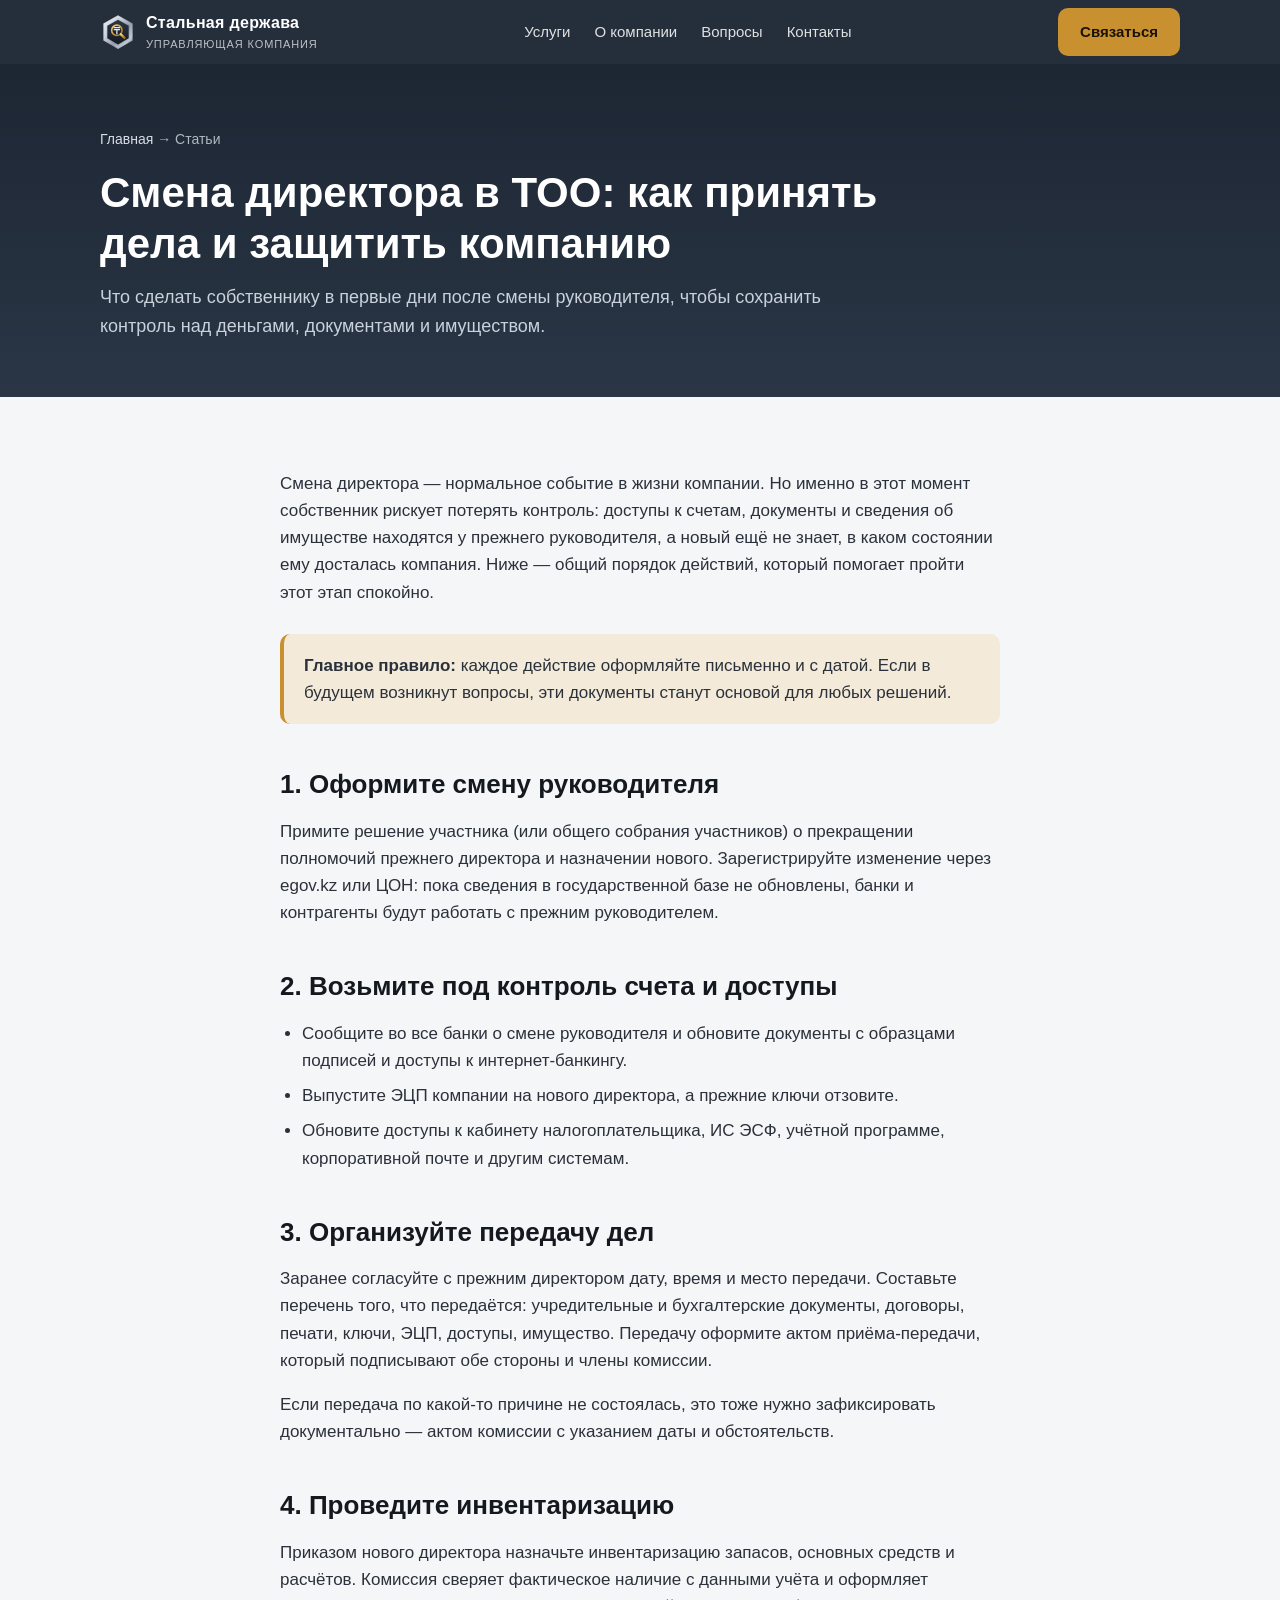
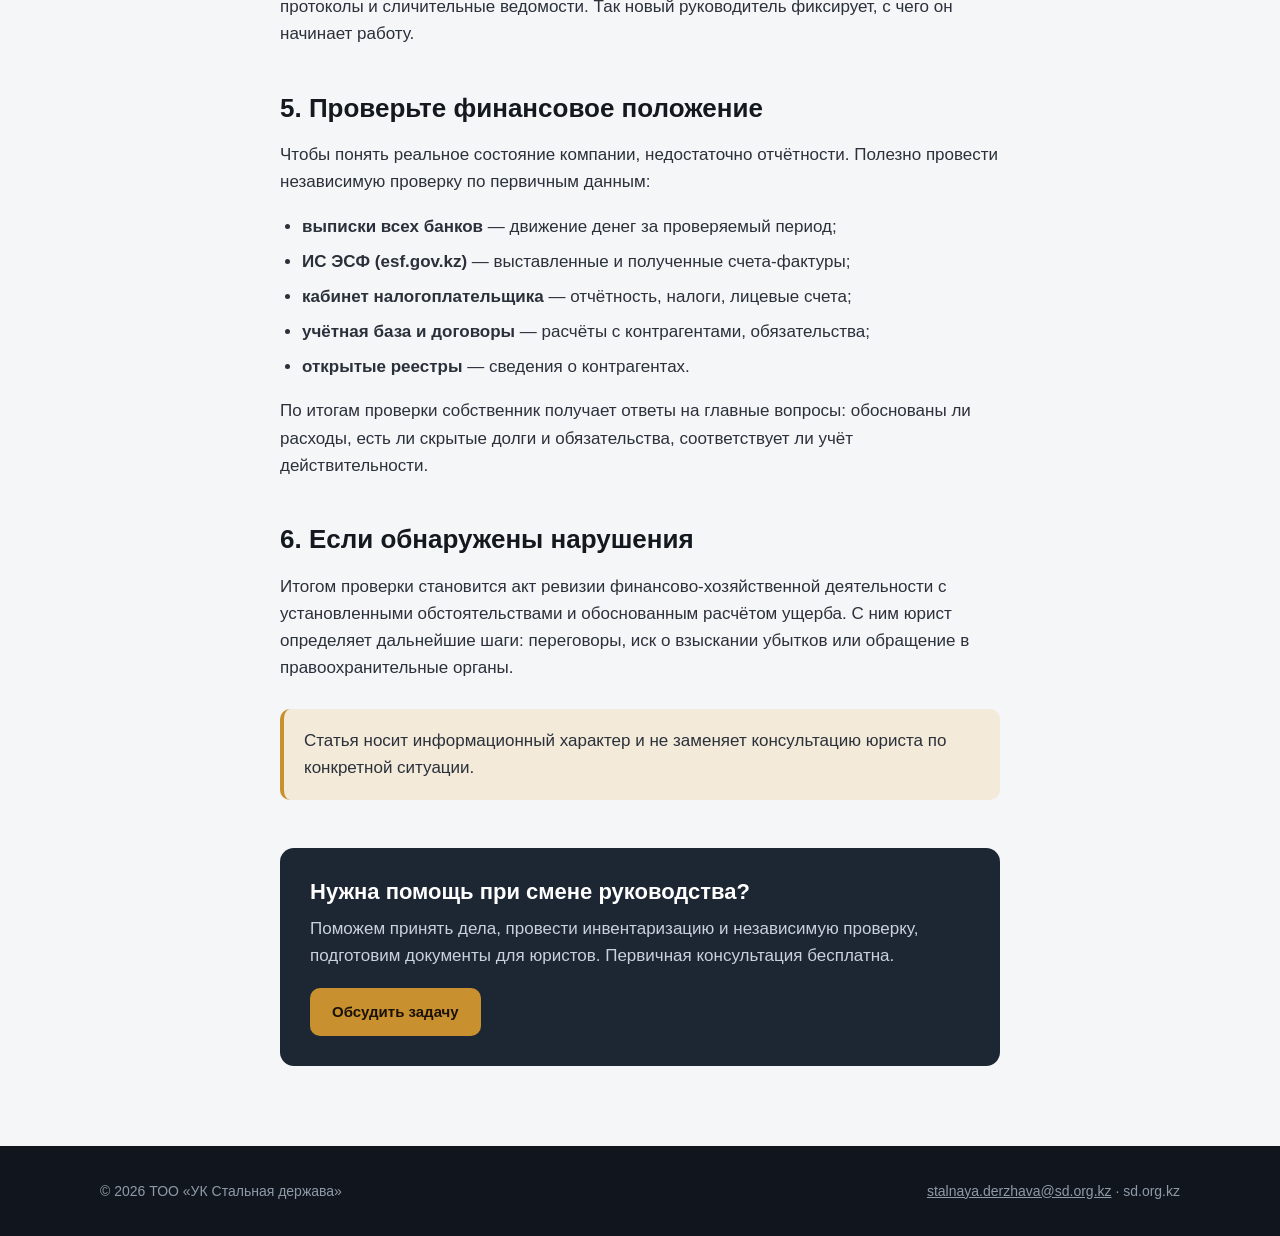
<file: smena-direktora-too.html>
<!doctype html>
<html lang="ru">
<head>
<meta charset="utf-8">
<meta name="viewport" content="width=device-width, initial-scale=1">
<title>Смена директора в ТОО: как принять дела и защитить компанию</title>
<meta name="description" content="Порядок действий для участника ТОО в Казахстане при смене директора: оформление, контроль над счетами и доступами, приём-передача дел, инвентаризация и проверка финансового положения.">
<link rel="canonical" href="https://sd.org.kz/smena-direktora-too.html">
<meta name="robots" content="index, follow">
<meta name="theme-color" content="#1d2633">
<meta property="og:type" content="article">
<meta property="og:locale" content="ru_KZ">
<meta property="og:url" content="https://sd.org.kz/smena-direktora-too.html">
<meta property="og:site_name" content="УК «Стальная держава»">
<meta property="og:title" content="Смена директора в ТОО: как принять дела и защитить компанию">
<meta property="og:description" content="Что сделать собственнику в первые дни после смены руководителя.">
<meta property="og:image" content="https://sd.org.kz/og-image.png">
<link rel="icon" href="favicon.svg" type="image/svg+xml">
<link rel="stylesheet" href="style.css">
<script type="application/ld+json">
{
  "@context": "https://schema.org",
  "@type": "Article",
  "headline": "Смена директора в ТОО: как принять дела и защитить компанию",
  "inLanguage": "ru",
  "datePublished": "2026-11-06",
  "author": {"@type": "Organization", "name": "ТОО «УК Стальная держава»", "url": "https://sd.org.kz/"},
  "publisher": {"@type": "Organization", "name": "ТОО «УК Стальная держава»", "logo": {"@type": "ImageObject", "url": "https://sd.org.kz/logo.svg"}},
  "mainEntityOfPage": "https://sd.org.kz/smena-direktora-too.html"
}
</script>
</head>
<body>
<a class="skip" href="#main">Перейти к содержанию</a>

<header>
  <div class="wrap nav">
    <a class="logo" href="./">
      <img src="logo.svg" alt="" width="36" height="36">
      <span>Стальная держава<small>Управляющая компания</small></span>
    </a>
    <nav>
      <button class="menu-btn" aria-label="Меню" aria-controls="menu" onclick="document.getElementById('menu').classList.toggle('open')">☰</button>
      <ul id="menu">
        <li><a href="./#services">Услуги</a></li>
        <li><a href="./#about">О компании</a></li>
        <li><a href="./#faq">Вопросы</a></li>
        <li><a href="./#contacts">Контакты</a></li>
      </ul>
    </nav>
    <div class="nav-right">
      <a class="btn" href="./#contacts">Связаться</a>
    </div>
  </div>
</header>

<main id="main">
<section class="page-hero">
  <div class="wrap">
    <div class="crumbs"><a href="./">Главная</a> → Статьи</div>
    <h1>Смена директора в ТОО: как принять дела и защитить компанию</h1>
    <p>Что сделать собственнику в первые дни после смены руководителя, чтобы сохранить контроль над деньгами, документами и имуществом.</p>
  </div>
</section>

<article class="article">
  <p>Смена директора — нормальное событие в жизни компании. Но именно в этот момент собственник рискует потерять контроль: доступы к счетам, документы и сведения об имуществе находятся у прежнего руководителя, а новый ещё не знает, в каком состоянии ему досталась компания. Ниже — общий порядок действий, который помогает пройти этот этап спокойно.</p>

  <div class="callout"><p><b>Главное правило:</b> каждое действие оформляйте письменно и с датой. Если в будущем возникнут вопросы, эти документы станут основой для любых решений.</p></div>

  <h2>1. Оформите смену руководителя</h2>
  <p>Примите решение участника (или общего собрания участников) о прекращении полномочий прежнего директора и назначении нового. Зарегистрируйте изменение через egov.kz или ЦОН: пока сведения в государственной базе не обновлены, банки и контрагенты будут работать с прежним руководителем.</p>

  <h2>2. Возьмите под контроль счета и доступы</h2>
  <ul>
    <li>Сообщите во все банки о смене руководителя и обновите документы с образцами подписей и доступы к интернет-банкингу.</li>
    <li>Выпустите ЭЦП компании на нового директора, а прежние ключи отзовите.</li>
    <li>Обновите доступы к кабинету налогоплательщика, ИС ЭСФ, учётной программе, корпоративной почте и другим системам.</li>
  </ul>

  <h2>3. Организуйте передачу дел</h2>
  <p>Заранее согласуйте с прежним директором дату, время и место передачи. Составьте перечень того, что передаётся: учредительные и бухгалтерские документы, договоры, печати, ключи, ЭЦП, доступы, имущество. Передачу оформите актом приёма-передачи, который подписывают обе стороны и члены комиссии.</p>
  <p>Если передача по какой-то причине не состоялась, это тоже нужно зафиксировать документально — актом комиссии с указанием даты и обстоятельств.</p>

  <h2>4. Проведите инвентаризацию</h2>
  <p>Приказом нового директора назначьте инвентаризацию запасов, основных средств и расчётов. Комиссия сверяет фактическое наличие с данными учёта и оформляет протоколы и сличительные ведомости. Так новый руководитель фиксирует, с чего он начинает работу.</p>

  <h2>5. Проверьте финансовое положение</h2>
  <p>Чтобы понять реальное состояние компании, недостаточно отчётности. Полезно провести независимую проверку по первичным данным:</p>
  <ul>
    <li><b>выписки всех банков</b> — движение денег за проверяемый период;</li>
    <li><b>ИС ЭСФ (esf.gov.kz)</b> — выставленные и полученные счета-фактуры;</li>
    <li><b>кабинет налогоплательщика</b> — отчётность, налоги, лицевые счета;</li>
    <li><b>учётная база и договоры</b> — расчёты с контрагентами, обязательства;</li>
    <li><b>открытые реестры</b> — сведения о контрагентах.</li>
  </ul>
  <p>По итогам проверки собственник получает ответы на главные вопросы: обоснованы ли расходы, есть ли скрытые долги и обязательства, соответствует ли учёт действительности.</p>

  <h2>6. Если обнаружены нарушения</h2>
  <p>Итогом проверки становится акт ревизии финансово-хозяйственной деятельности с установленными обстоятельствами и обоснованным расчётом ущерба. С ним юрист определяет дальнейшие шаги: переговоры, иск о взыскании убытков или обращение в правоохранительные органы.</p>

  <div class="callout"><p>Статья носит информационный характер и не заменяет консультацию юриста по конкретной ситуации.</p></div>

  <div class="cta-box">
    <h2>Нужна помощь при смене руководства?</h2>
    <p>Поможем принять дела, провести инвентаризацию и независимую проверку, подготовим документы для юристов. Первичная консультация бесплатна.</p>
    <a class="btn" href="./#contacts">Обсудить задачу</a>
  </div>
</article>
</main>

<footer>
  <div class="wrap">
    <span>© 2026 ТОО «УК Стальная держава»</span>
    <span><a href="mailto:stalnaya.derzhava@sd.org.kz">stalnaya.derzhava@sd.org.kz</a> · sd.org.kz</span>
  </div>
</footer>

<script>document.querySelectorAll('#menu a').forEach(function(a){a.addEventListener('click',function(){document.getElementById('menu').classList.remove('open')})});</script>
</body>
</html>
</file>
<file: style.css>
:root{
    --bg:#f5f6f8; --surface:#ffffff; --ink:#14181f; --muted:#5a6372; --line:#e2e5ea;
    --steel:#1d2633; --steel-2:#2a3646; --accent:#c8902e; --accent-ink:#1a1206;
    --radius:14px; --max:1120px;
  }
  *{box-sizing:border-box}
  html{scroll-behavior:smooth}
  body{margin:0;background:var(--bg);color:var(--ink);font:16px/1.6 -apple-system,BlinkMacSystemFont,"Segoe UI",Roboto,"Helvetica Neue",Arial,sans-serif}
  a{color:inherit}
  .wrap{max-width:var(--max);margin:0 auto;padding:0 20px}

  /* header */
  header{position:sticky;top:0;z-index:10;background:rgba(29,38,51,.96);backdrop-filter:blur(6px);color:#fff}
  .nav{display:flex;align-items:center;justify-content:space-between;height:64px;gap:16px}
  .logo{display:flex;align-items:center;gap:10px;text-decoration:none;font-weight:700;letter-spacing:.02em}
  .logo-mark{width:34px;height:34px;border-radius:8px;background:linear-gradient(135deg,#8d99a8,#e9edf2 45%,#6b7685);display:grid;place-items:center;color:var(--steel);font-weight:800;font-size:15px}
  .logo small{display:block;font-weight:400;font-size:11px;opacity:.7;letter-spacing:.08em;text-transform:uppercase}
  nav ul{display:flex;gap:24px;list-style:none;margin:0;padding:0}
  nav a{text-decoration:none;font-size:15px;opacity:.85}
  nav a:hover{opacity:1;color:var(--accent)}
  .btn{display:inline-block;padding:12px 22px;border-radius:10px;background:var(--accent);color:var(--accent-ink);font-weight:600;text-decoration:none;border:0;cursor:pointer;font-size:15px}
  .btn:hover{filter:brightness(1.08)}
  .btn-ghost{background:transparent;color:#fff;border:1px solid rgba(255,255,255,.35)}
  .menu-btn{display:none;background:none;border:0;color:#fff;font-size:26px;cursor:pointer}

  /* hero */
  .hero{background:radial-gradient(1200px 500px at 85% -10%,#3a4a5f 0,transparent 60%),linear-gradient(180deg,var(--steel),var(--steel-2));color:#fff;padding:96px 0 104px}
  .eyebrow{display:inline-block;font-size:13px;letter-spacing:.12em;text-transform:uppercase;color:var(--accent);margin-bottom:18px}
  .hero h1{font-size:clamp(32px,5vw,54px);line-height:1.12;margin:0 0 22px;max-width:820px}
  .hero p{font-size:clamp(17px,2vw,20px);color:#c9d1dc;max-width:700px;margin:0 0 34px}
  .hero-actions{display:flex;gap:14px;flex-wrap:wrap}
  .facts{display:grid;grid-template-columns:repeat(4,1fr);gap:1px;background:rgba(255,255,255,.12);border-radius:var(--radius);overflow:hidden;margin-top:64px}
  .fact{background:rgba(29,38,51,.85);padding:22px}
  .fact b{display:block;font-size:17px;margin-bottom:4px;color:#fff}
  .fact span{font-size:14px;color:#aeb8c5}

  section{padding:88px 0}
  .section-head{max-width:720px;margin-bottom:44px}
  .section-head h2{font-size:clamp(26px,3.4vw,38px);line-height:1.2;margin:0 0 14px}
  .section-head p{color:var(--muted);margin:0;font-size:17px}

  /* services */
  .grid{display:grid;grid-template-columns:repeat(3,1fr);gap:20px}
  .card{background:var(--surface);border:1px solid var(--line);border-radius:var(--radius);padding:28px}
  .card .num{font-size:13px;font-weight:700;color:var(--accent);letter-spacing:.1em}
  .card h3{font-size:19px;margin:10px 0 10px;line-height:1.3}
  .card p{color:var(--muted);margin:0;font-size:15px}

  /* situations */
  .situations{background:var(--surface);border-top:1px solid var(--line);border-bottom:1px solid var(--line)}
  .sit-list{display:grid;grid-template-columns:repeat(2,1fr);gap:16px 40px;list-style:none;padding:0;margin:0}
  .sit-list li{display:flex;gap:14px;align-items:flex-start;padding:16px 0;border-bottom:1px solid var(--line)}
  .sit-list li::before{content:"";flex:0 0 10px;height:10px;margin-top:8px;border-radius:2px;background:var(--accent);transform:rotate(45deg)}

  /* process */
  .steps{display:grid;grid-template-columns:repeat(4,1fr);gap:20px;counter-reset:s}
  .step{position:relative;padding-top:56px}
  .step::before{counter-increment:s;content:counter(s,decimal-leading-zero);position:absolute;top:0;left:0;font-size:34px;font-weight:800;color:var(--steel);opacity:.18}
  .step h3{margin:0 0 8px;font-size:18px}
  .step p{margin:0;color:var(--muted);font-size:15px}

  /* results */
  .dark{background:var(--steel);color:#fff}
  .dark .section-head p{color:#aeb8c5}
  .docs{display:grid;grid-template-columns:repeat(3,1fr);gap:20px}
  .doc{border:1px solid rgba(255,255,255,.14);border-radius:var(--radius);padding:26px;background:rgba(255,255,255,.03)}
  .doc h3{margin:0 0 8px;font-size:18px}
  .doc p{margin:0;color:#aeb8c5;font-size:15px}

  /* principles */
  .principles{display:grid;grid-template-columns:repeat(2,1fr);gap:20px}
  .principle{display:flex;gap:18px;background:var(--surface);border:1px solid var(--line);border-radius:var(--radius);padding:26px}
  .principle .ic{flex:0 0 44px;height:44px;border-radius:10px;background:#f3ead9;color:#8a5f14;display:grid;place-items:center;font-weight:800}
  .principle h3{margin:0 0 6px;font-size:18px}
  .principle p{margin:0;color:var(--muted);font-size:15px}

  /* contacts */
  .contact{display:grid;grid-template-columns:1fr 1fr;gap:40px;align-items:start}
  .contact-box{background:var(--surface);border:1px solid var(--line);border-radius:var(--radius);padding:30px}
  .contact-row{padding:14px 0;border-bottom:1px solid var(--line)}
  .contact-row:last-child{border-bottom:0}
  .contact-row span{display:block;font-size:13px;color:var(--muted);text-transform:uppercase;letter-spacing:.08em}
  .contact-row a,.contact-row b{font-size:18px;font-weight:600;text-decoration:none}
  form{display:grid;gap:14px}
  label{font-size:14px;color:var(--muted)}
  input,textarea{width:100%;padding:12px 14px;border:1px solid var(--line);border-radius:10px;font:inherit;background:#fff;color:var(--ink)}
  textarea{min-height:120px;resize:vertical}
  .note{font-size:13px;color:var(--muted)}

  footer{background:#11161e;color:#8f9aa8;padding:34px 0;font-size:14px}
  footer .wrap{display:flex;justify-content:space-between;gap:20px;flex-wrap:wrap}

  @media (max-width:900px){
    .grid,.docs{grid-template-columns:1fr 1fr}
    .steps{grid-template-columns:1fr 1fr;row-gap:36px}
    .facts{grid-template-columns:1fr 1fr}
    .contact{grid-template-columns:1fr}
  }
  @media (max-width:720px){
    nav ul{display:none;position:absolute;top:64px;left:0;right:0;flex-direction:column;gap:0;background:var(--steel);padding:8px 20px 18px}
    nav ul.open{display:flex}
    nav li a{display:block;padding:12px 0}
    .menu-btn{display:block}
    .nav .btn{display:none}
    .grid,.docs,.steps,.principles,.sit-list,.facts{grid-template-columns:1fr}
    .hero{padding:64px 0 72px}
    section{padding:64px 0}
  }

  /* ---- additions ---- */
  .skip{position:absolute;left:-9999px;top:8px;background:#fff;color:#000;padding:8px 12px;border-radius:8px;z-index:100}
  .skip:focus{left:8px}
  :focus-visible{outline:3px solid var(--accent);outline-offset:2px}
  .logo img{width:36px;height:36px;display:block}
  .nav-right{display:flex;align-items:center;gap:14px}
  .lang{display:flex;border:1px solid rgba(255,255,255,.3);border-radius:8px;overflow:hidden;font-size:13px;font-weight:600}
  .lang a,.lang span{padding:6px 10px;text-decoration:none}
  .lang span{background:rgba(255,255,255,.16)}
  .lang a{opacity:.75}
  .lang a:hover{opacity:1}

  /* about */
  .about{display:grid;grid-template-columns:1.2fr 1fr;gap:48px;align-items:start}
  .about p{color:var(--muted);font-size:17px;margin:0 0 16px}
  .about-list{list-style:none;margin:0;padding:0;display:grid;gap:12px}
  .about-list li{background:var(--surface);border:1px solid var(--line);border-radius:var(--radius);padding:18px 20px}
  .about-list b{display:block;margin-bottom:2px}
  .about-list span{color:var(--muted);font-size:15px}

  /* faq */
  .faq{max-width:840px;display:grid;gap:12px}
  .faq details{background:var(--surface);border:1px solid var(--line);border-radius:var(--radius);padding:0 22px}
  .faq summary{cursor:pointer;list-style:none;padding:20px 32px 20px 0;font-weight:600;font-size:17px;position:relative}
  .faq summary::-webkit-details-marker{display:none}
  .faq summary::after{content:"+";position:absolute;right:0;top:16px;font-size:24px;color:var(--accent);font-weight:400}
  .faq details[open] summary::after{content:"–"}
  .faq details p{margin:0 0 20px;color:var(--muted)}

  /* articles teaser */
  .teaser{display:flex;justify-content:space-between;align-items:center;gap:24px;background:var(--surface);border:1px solid var(--line);border-left:4px solid var(--accent);border-radius:var(--radius);padding:26px 28px;text-decoration:none}
  .teaser:hover{border-color:var(--accent)}
  .teaser small{display:block;color:var(--accent);font-weight:700;letter-spacing:.08em;text-transform:uppercase;font-size:12px;margin-bottom:6px}
  .teaser b{font-size:19px;line-height:1.35}
  .teaser .arrow{font-size:26px;color:var(--accent)}

  /* form consent */
  .consent{display:flex;gap:10px;align-items:flex-start;font-size:14px;color:var(--muted)}
  .consent input{width:auto;margin-top:4px}

  /* whatsapp */
  .wa{position:fixed;right:18px;bottom:18px;z-index:20;width:58px;height:58px;border-radius:50%;background:#25d366;display:grid;place-items:center;box-shadow:0 6px 20px rgba(0,0,0,.25)}
  .wa:hover{transform:scale(1.06)}
  .wa svg{width:32px;height:32px;fill:#fff}

  /* article */
  .page-hero{background:linear-gradient(180deg,var(--steel),var(--steel-2));color:#fff;padding:64px 0 56px}
  .page-hero h1{font-size:clamp(28px,4vw,42px);line-height:1.2;margin:0 0 14px;max-width:860px}
  .page-hero p{color:#c9d1dc;margin:0;max-width:760px;font-size:18px}
  .crumbs{font-size:14px;color:#aeb8c5;margin-bottom:18px}
  .crumbs a{text-decoration:none;color:#d7dde6}
  .article{max-width:760px;padding:56px 20px 80px;margin:0 auto;font-size:17px}
  .article h2{font-size:26px;line-height:1.25;margin:44px 0 14px}
  .article h3{font-size:19px;margin:28px 0 8px}
  .article p,.article li{color:#2b313b}
  .article ol,.article ul{padding-left:22px}
  .article li{margin-bottom:8px}
  .callout{background:#f3ead9;border-left:4px solid var(--accent);border-radius:10px;padding:18px 20px;margin:28px 0}
  .callout p{margin:0}
  .cta-box{background:var(--steel);color:#fff;border-radius:var(--radius);padding:30px;margin-top:48px}
  .cta-box h2{margin:0 0 10px;color:#fff;font-size:22px}
  .cta-box p{color:#c9d1dc;margin:0 0 18px}

  @media (max-width:900px){ .about{grid-template-columns:1fr} }
  @media (max-width:720px){
    .lang{font-size:12px}
    .teaser{flex-direction:column;align-items:flex-start}
  }
  .logo span{white-space:nowrap}
  @media (max-width:720px){
    .logo small{display:none}
    .logo{font-size:15px}
    nav{order:3}
    .nav{gap:10px}
  }
  section[id],[id="top"]{scroll-margin-top:72px}
  .sit-list li b{display:block;font-size:17px;margin-bottom:4px}
  .sit-list li span{display:block;color:var(--muted);font-size:15px;line-height:1.55}
  .sit-list li{padding:20px 0}
</file>
